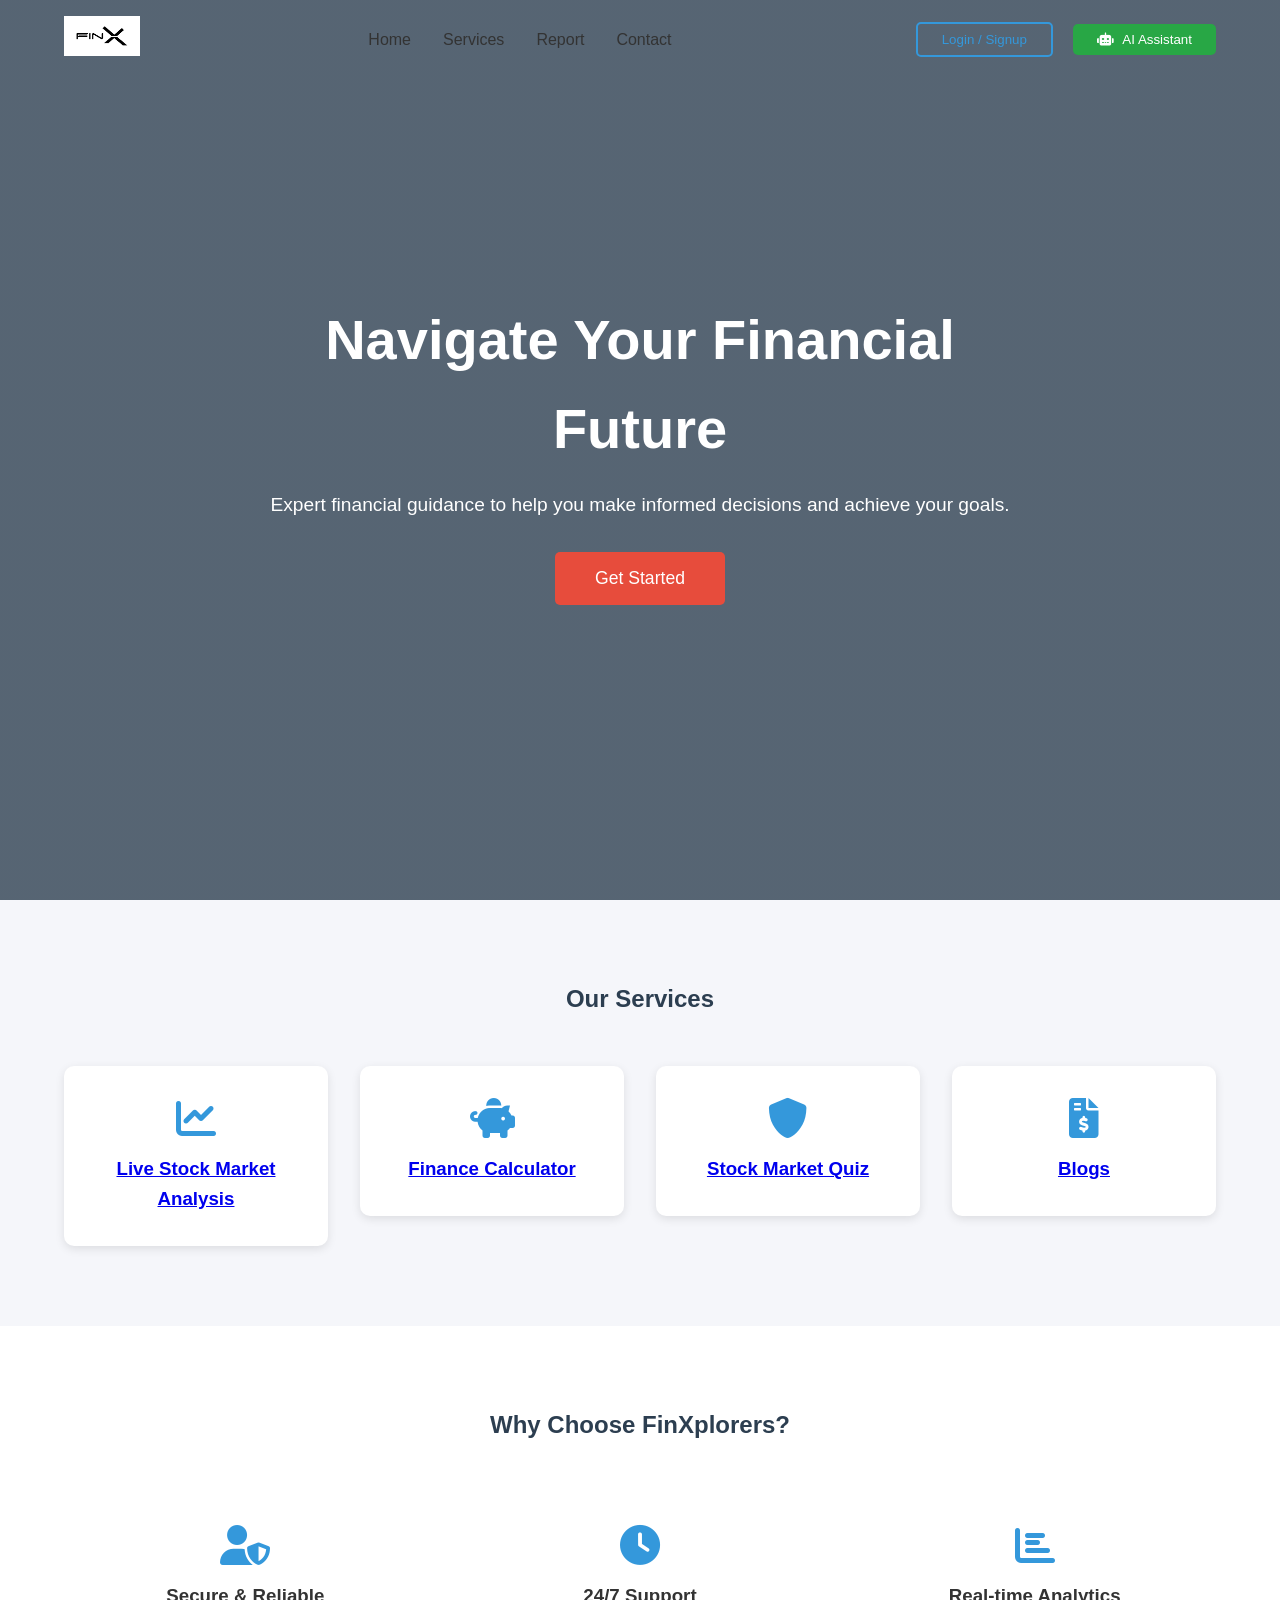
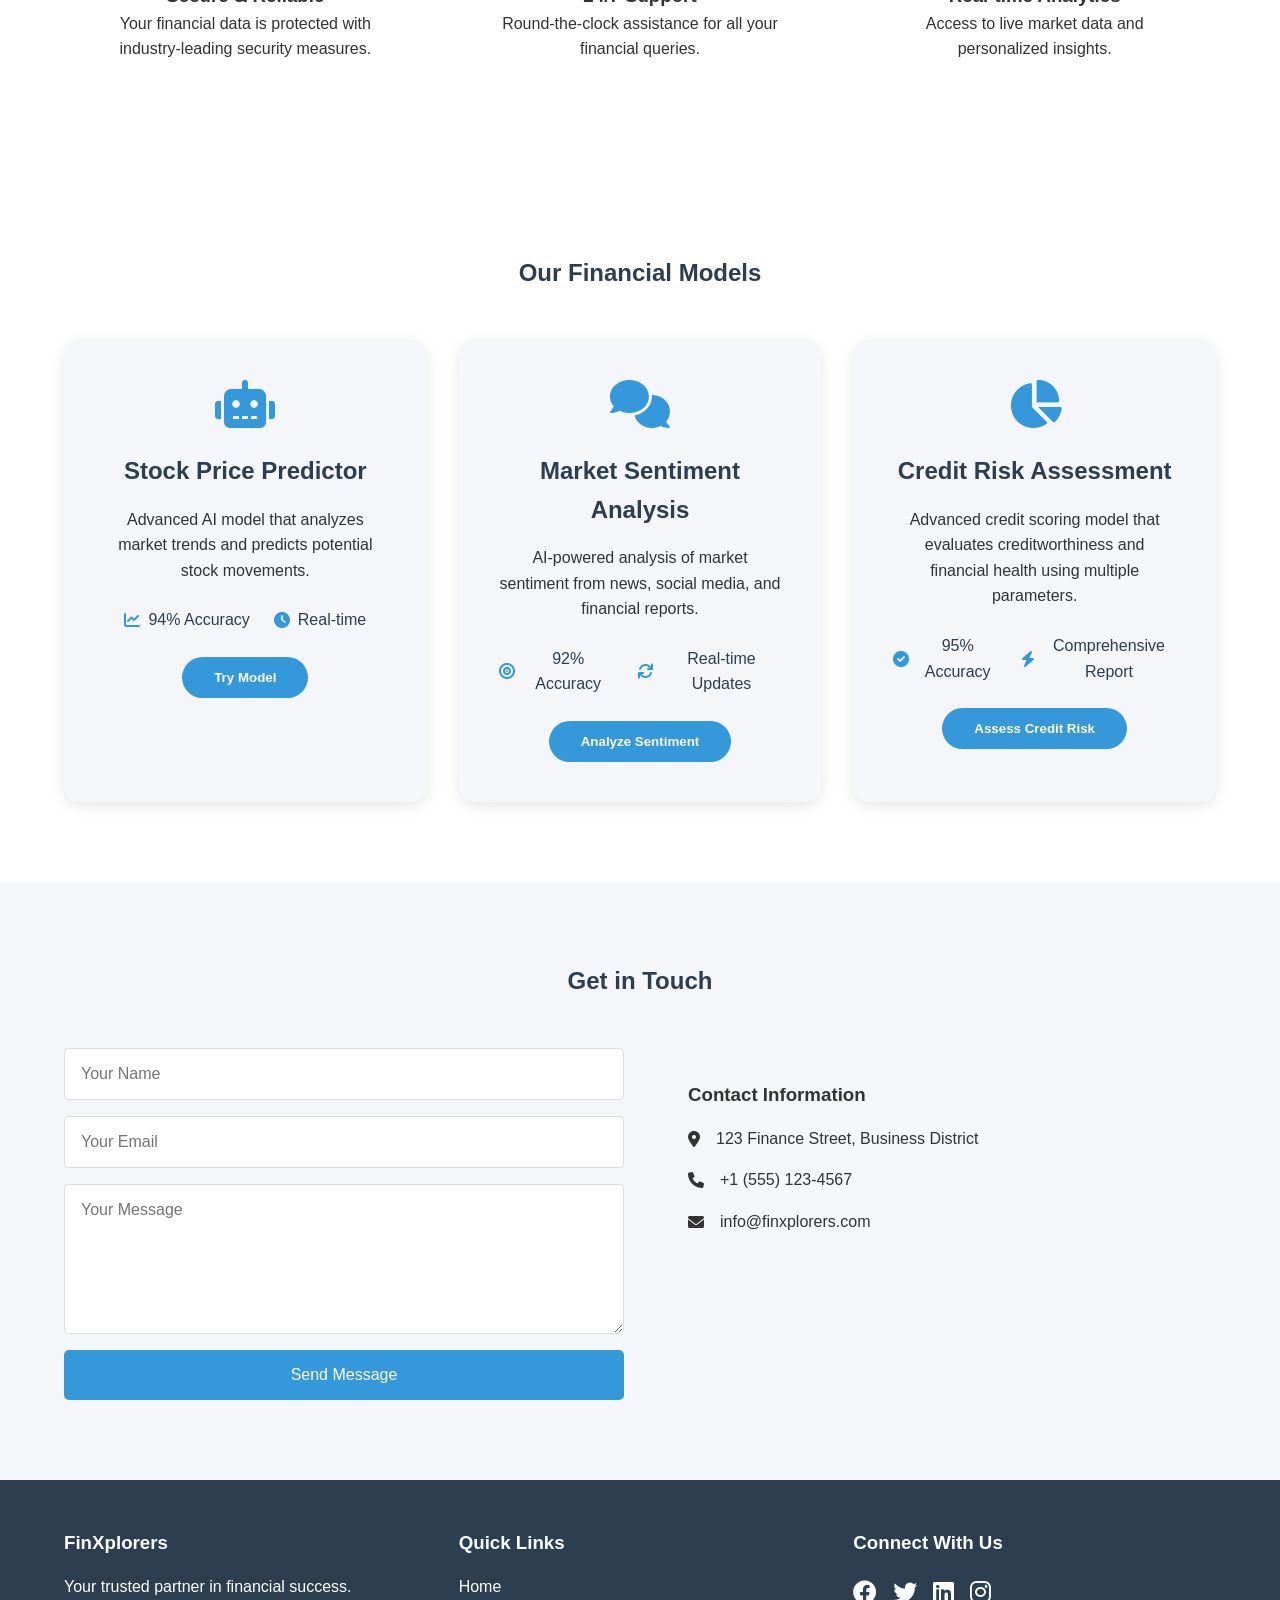
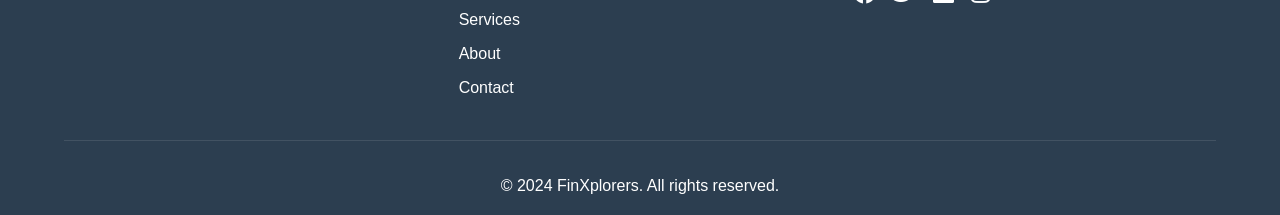
<file: FIN - Copy - Copy - Copy/index.html>
<!DOCTYPE html>
<html lang="en">
<head>
    <meta charset="UTF-8">
    <meta name="viewport" content="width=device-width, initial-scale=1.0">
    <title>FinXplorers - Your Financial Journey Starts Here</title>
    <link rel="stylesheet" href="styles.css">
    <link rel="stylesheet" href="https://cdnjs.cloudflare.com/ajax/libs/font-awesome/6.0.0/css/all.min.css">
</head>
<body>
    <header>
        <nav class="navbar">
            <div class="logo">
                <a href="#home">
                    <img src="FinvedaLogo.png" alt="FinXplorers Logo" class="logo-img">
                </a>
            </div>
            <ul class="nav-links">
                <li><a href="#home">Home</a></li>
                <li><a href="graph.html">Services</a></li>
                <li><a href="jyoti.html">Report</a></li>
                <li><a href="#contact">Contact</a></li>
            </ul>
            <div class="auth-buttons">
                <a href="./res login/index.html"><button class="login-btn">Login / Signup</button></a>
                <a href="chatbot.html"><button class="chat-btn"><i class="fas fa-robot"></i> AI Assistant</button></a>
            </div>
        </nav>
    </header>

    <main>
        <section id="hero" class="hero-section">
            <div class="hero-content">
                <h1>Navigate Your Financial Future</h1>
                <p>Expert financial guidance to help you make informed decisions and achieve your goals.</p>
                <a href="start.html"><button class="cta-button" >Get Started</button></a>
            </div>
        </section>

        <section id="services" class="services-section">
            <h2>Our Services</h2>
            <a href="graph.html">
            <div class="services-grid">
                <div class="service-card">
                    <i class="fas fa-chart-line"></i>
                    <h3>Live Stock Market Analysis</h3>
                    
                </div>
            </a>
            
                <a href="sip.html">
                <div class="service-card">
                    <i class="fas fa-piggy-bank"></i>
                    <h3>Finance Calculator</h3>
                     
                </div>
                </a>

                
                <a href="quiz.html">
                <div class="service-card">
                    <i class="fas fa-shield-alt"></i>
                    <h3>Stock Market Quiz</h3>
                </div>
            </a>
            <a href="blog.html">
                <div class="service-card">
                    <i class="fas fa-file-invoice-dollar"></i>
                    <h3>Blogs </h3>
                </div>
            </a>
            </div>
        </section>

        <section id="features" class="features-section">
            <h2>Why Choose FinXplorers?</h2>
            <div class="features-grid">
                <div class="feature">
                    <i class="fas fa-user-shield"></i>
                    <h3>Secure & Reliable</h3>
                    <p>Your financial data is protected with industry-leading security measures.</p>
                </div>
                <div class="feature">
                    <i class="fas fa-clock"></i>
                    <h3>24/7 Support</h3>
                    <p>Round-the-clock assistance for all your financial queries.</p>
                </div>
                <div class="feature">
                    <i class="fas fa-chart-bar"></i>
                    <h3>Real-time Analytics</h3>
                    <p>Access to live market data and personalized insights.</p>
                </div>
            </div>
        </section>

        <section id="models" class="models-section">
            <h2>Our Financial Models</h2>
            <div class="models-grid">
                <div class="model-card">
                    <i class="fas fa-robot"></i>
                    <h3>Stock Price Predictor</h3>
                    <p>Advanced AI model that analyzes market trends and predicts potential stock movements.</p>
                    <div class="model-stats">
                        <span><i class="fas fa-chart-line"></i> 94% Accuracy</span>
                        <span><i class="fas fa-clock"></i> Real-time</span>
                    </div>
                    <a href="stock-predictor.html"><button class="model-btn">Try Model</button></a>
                </div>
                <div class="model-card">
                    <i class="fas fa-comments"></i>
                    <h3>Market Sentiment Analysis</h3>
                    <p>AI-powered analysis of market sentiment from news, social media, and financial reports.</p>
                    <div class="model-stats">
                        <span><i class="fas fa-bullseye"></i> 92% Accuracy</span>
                        <span><i class="fas fa-sync"></i> Real-time Updates</span>
                    </div>
                    <a href="sentiment-analysis.html"><button class="model-btn">Analyze Sentiment</button></a>
                </div>
                <div class="model-card">
                    <i class="fas fa-chart-pie"></i>
                    <h3>Credit Risk Assessment</h3>
                    <p>Advanced credit scoring model that evaluates creditworthiness and financial health using multiple parameters.</p>
                    <div class="model-stats">
                        <span><i class="fas fa-check-circle"></i> 95% Accuracy</span>
                        <span><i class="fas fa-bolt"></i> Comprehensive Report</span>
                    </div>
                    <a href="credit-risk.html"><button class="model-btn">Assess Credit Risk</button></a>
                </div>
            </div>
        </section>

        <section id="contact" class="contact-section">
            <h2>Get in Touch</h2>
            <div class="contact-container">
                <form class="contact-form">
                    <input type="text" placeholder="Your Name" required>
                    <input type="email" placeholder="Your Email" required>
                    <textarea placeholder="Your Message" required></textarea>
                    <button type="submit" class="submit-btn">Send Message</button>
                </form>
                <div class="contact-info">
                    <h3>Contact Information</h3>
                    <p><i class="fas fa-map-marker-alt"></i> 123 Finance Street, Business District</p>
                    <p><i class="fas fa-phone"></i> +1 (555) 123-4567</p>
                    <p><i class="fas fa-envelope"></i> info@finxplorers.com</p>
                </div>
            </div>
        </section>
    </main>

    <footer>
        <div class="footer-content">
            <div class="footer-section">
                <h3>FinXplorers</h3>
                <p>Your trusted partner in financial success.</p>
            </div>
            <div class="footer-section">
                <h3>Quick Links</h3>
                <ul>
                    <li><a href="#home">Home</a></li>
                    <li><a href="#services">Services</a></li>
                    <li><a href="#about">About</a></li>
                    <li><a href="#contact">Contact</a></li>
                </ul>
            </div>
            <div class="footer-section">
                <h3>Connect With Us</h3>
                <div class="social-links">
                    <a href="#"><i class="fab fa-facebook"></i></a>
                    <a href="#"><i class="fab fa-twitter"></i></a>
                    <a href="#"><i class="fab fa-linkedin"></i></a>
                    <a href="#"><i class="fab fa-instagram"></i></a>
                </div>
            </div>
        </div>
        <div class="footer-bottom">
            <p>&copy; 2024 FinXplorers. All rights reserved.</p>
        </div>
    </footer>

    <script src="script.js"></script>
</body>
</html>
</file>
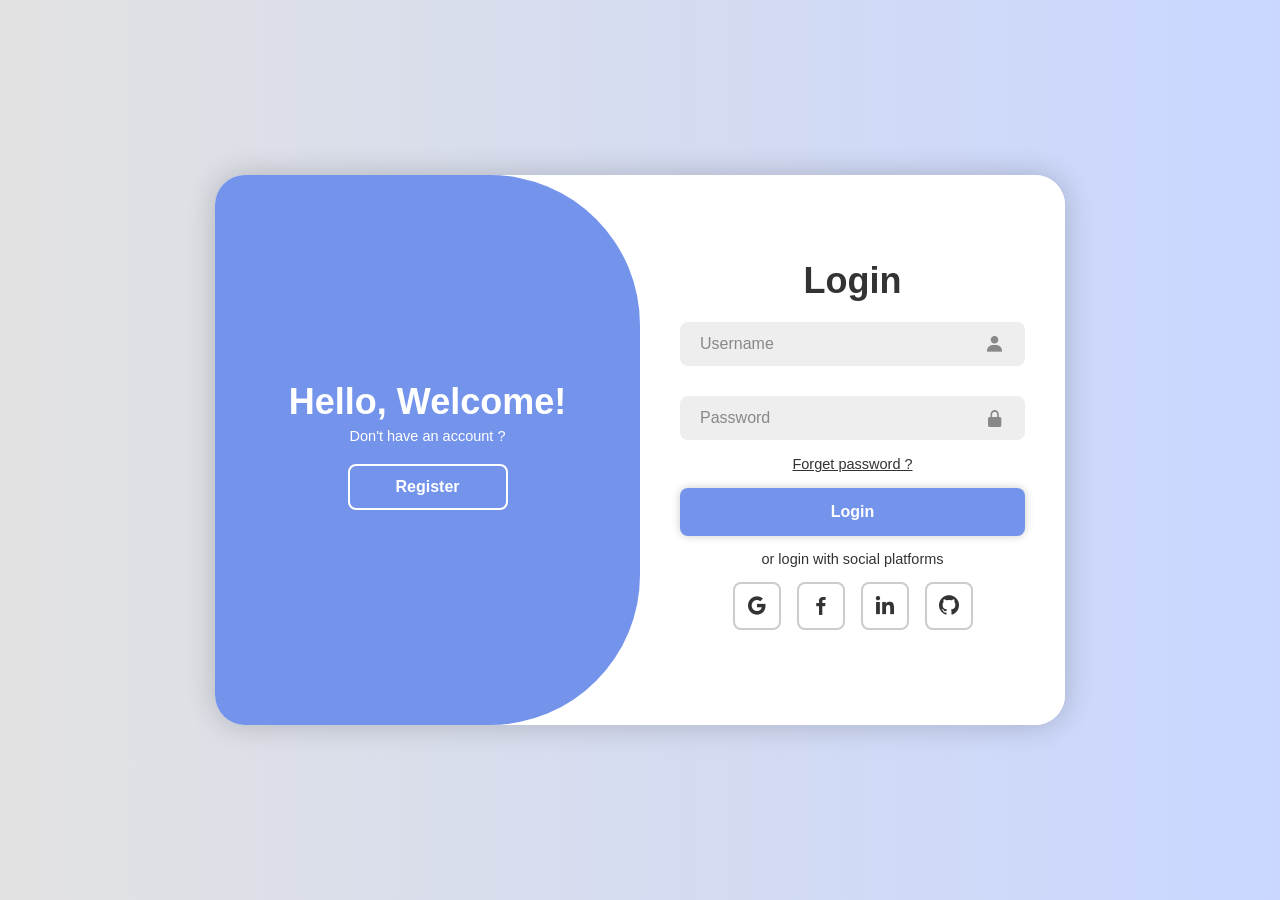
<file: FIN - Copy - Copy - Copy/res login/index.html>
<!DOCTYPE html>
<html lang="en">
<head>
    <meta charset="UTF-8">
    <meta name="viewport" content="width=device-width, initial-scale=1.0">
    <title>Document</title>
    <link href='https://unpkg.com/boxicons@2.1.4/css/boxicons.min.css' rel='stylesheet'>
    <link rel="stylesheet" href="style.css">
    
</head>
<body>

    <div class="container">
        <div class="form-box login">
            <form action="">
                <h1>Login</h1>
                <div class="input-box">
                    <input type="text" placeholder="Username" required>
                    <i class='bx bxs-user'></i>
                </div>
                <div class="input-box">
                    <input type="password" placeholder="Password" required>
                    <i class='bx bxs-lock-alt'></i>
                </div>
                <div class="forget-link">
                    <a href="#">Forget password ?</a>
                </div>
                <button type="button" class="btn">Login</button>
                <p>or login with social platforms</p>
                <div class="social-icons">
                    <a href="#"><i class='bx bxl-google'></i></a>
                    <a href="#"><i class='bx bxl-facebook' ></i></a>
                    <a href="#"><i class='bx bxl-linkedin' ></i></a>
                    <a href="#"><i class='bx bxl-github' ></i></a>
                </div>
            </form>
        </div>
        <div class="form-box register">
            <form action="">
                <h1>Registration</h1>
                <div class="input-box">
                    <input type="text" placeholder="Username" required>
                    <i class='bx bxs-user'></i>
                </div>
                <div class="input-box">
                    <input type="email" placeholder="Email" required>
                    <i class='bx bxs-envelope'></i>
                </div>
                <div class="input-box">
                    <input type="password" placeholder="Password" required>
                    <i class='bx bxs-lock-alt'></i>
                </div>
                
                <button type="button" class="btn">Registration</button>
                <p>or Register with social platforms</p>
                <div class="social-icons">
                    <a href="#"><i class='bx bxl-google'></i></a>
                    <a href="#"><i class='bx bxl-facebook' ></i></a>
                    <a href="#"><i class='bx bxl-linkedin' ></i></a>
                    <a href="#"><i class='bx bxl-github' ></i></a>
                </div>
            </form>
        </div>

        <div class="toggle-box">
            <div class="toggle-panel toggle-left">
                <h1>Hello, Welcome!</h1>
                <p>Don't have an account ?</p>
                <button class="btn register-btn">Register</button>
            </div>
            <div class="toggle-panel toggle-right">
                <h1>Welcome Back!</h1>
                <p>Already have an account ?</p>
                <button class="btn login-btn">Login</button>
            </div>
        </div>
    </div>

    <script src="script.js"></script>
</body>
</html>
</file>
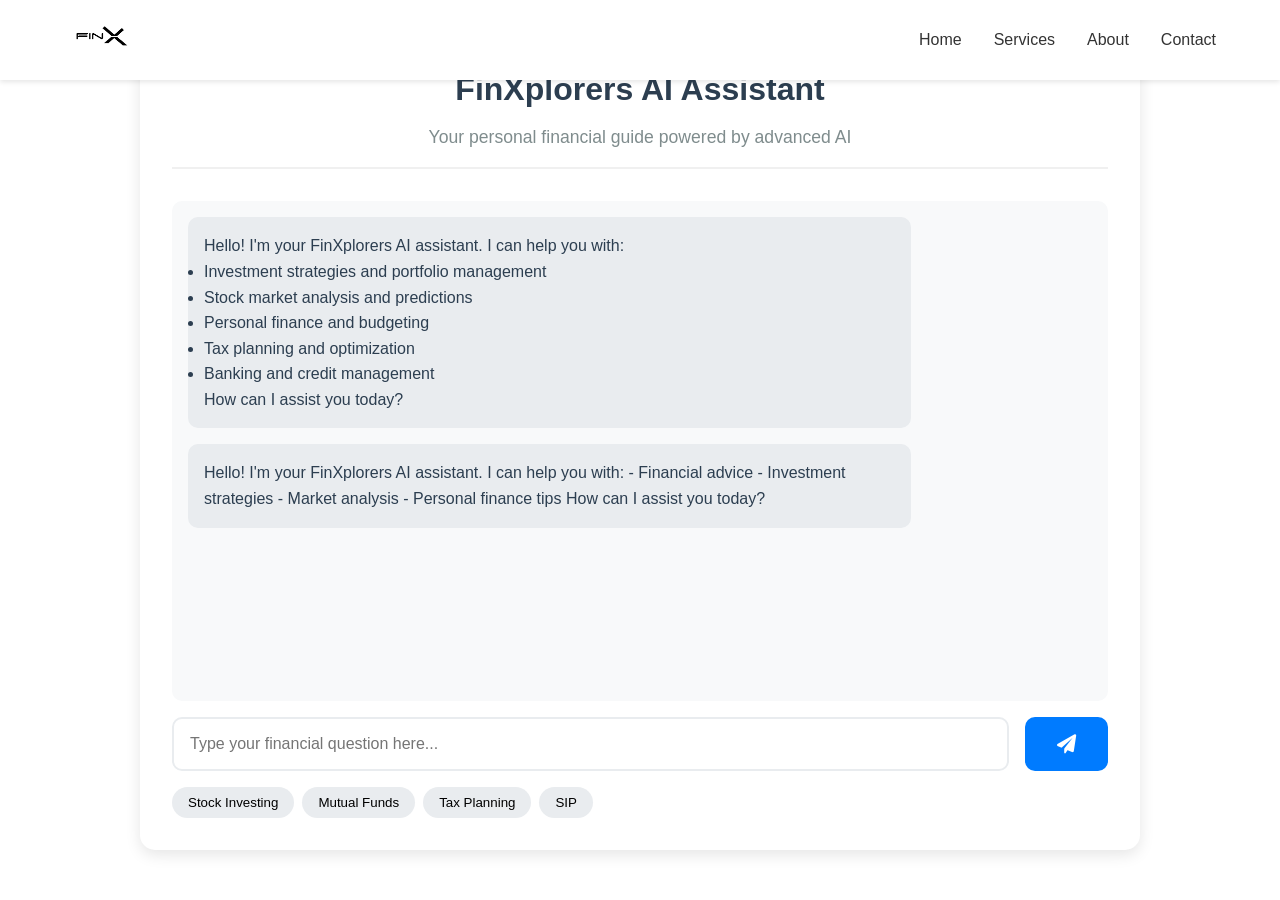
<file: FIN - Copy - Copy - Copy/chatbot.html>
<!DOCTYPE html>
<html lang="en">
<head>
    <meta charset="UTF-8">
    <meta name="viewport" content="width=device-width, initial-scale=1.0">
    <title>FinXplorers AI Assistant</title>
    <link rel="stylesheet" href="styles.css">
    <link rel="stylesheet" href="https://cdnjs.cloudflare.com/ajax/libs/font-awesome/6.0.0/css/all.min.css">
    <style>
        .chat-container {
            max-width: 1000px;
            margin: 2rem auto;
            padding: 2rem;
            background: #fff;
            border-radius: 15px;
            box-shadow: 0 5px 15px rgba(0,0,0,0.1);
        }

        .chat-header {
            text-align: center;
            margin-bottom: 2rem;
            padding-bottom: 1rem;
            border-bottom: 2px solid #f0f0f0;
        }

        .chat-header h1 {
            color: #2c3e50;
            font-size: 2rem;
            margin-bottom: 0.5rem;
        }

        .chat-header p {
            color: #7f8c8d;
            font-size: 1.1rem;
        }

        .chat-box {
            height: 500px;
            overflow-y: auto;
            padding: 1rem;
            background: #f8f9fa;
            border-radius: 10px;
            margin-bottom: 1rem;
        }

        .message {
            margin-bottom: 1rem;
            padding: 1rem;
            border-radius: 10px;
            max-width: 80%;
            animation: fadeIn 0.3s ease-in-out;
        }

        .user-message {
            background: #007bff;
            color: white;
            margin-left: auto;
        }

        .bot-message {
            background: #e9ecef;
            color: #2c3e50;
            margin-right: auto;
        }

        .typing-indicator {
            display: none;
            padding: 1rem;
            background: #e9ecef;
            border-radius: 10px;
            width: fit-content;
            margin-right: auto;
            margin-bottom: 1rem;
        }

        .typing-indicator span {
            display: inline-block;
            width: 8px;
            height: 8px;
            background: #6c757d;
            border-radius: 50%;
            margin: 0 2px;
            animation: typing 1s infinite;
        }

        .typing-indicator span:nth-child(2) { animation-delay: 0.2s; }
        .typing-indicator span:nth-child(3) { animation-delay: 0.4s; }

        .chat-input {
            display: flex;
            gap: 1rem;
        }

        #userInput {
            flex: 1;
            padding: 1rem;
            border: 2px solid #e9ecef;
            border-radius: 10px;
            font-size: 1rem;
            transition: border-color 0.3s ease;
        }

        #userInput:focus {
            outline: none;
            border-color: #007bff;
        }

        .send-btn {
            padding: 1rem 2rem;
            background: #007bff;
            color: white;
            border: none;
            border-radius: 10px;
            cursor: pointer;
            transition: background 0.3s ease;
        }

        .send-btn:hover {
            background: #0056b3;
        }

        .send-btn i {
            font-size: 1.2rem;
        }

        @keyframes fadeIn {
            from { opacity: 0; transform: translateY(10px); }
            to { opacity: 1; transform: translateY(0); }
        }

        @keyframes typing {
            0%, 100% { transform: translateY(0); }
            50% { transform: translateY(-5px); }
        }

        .suggestions {
            display: flex;
            flex-wrap: wrap;
            gap: 0.5rem;
            margin-top: 1rem;
        }

        .suggestion-btn {
            padding: 0.5rem 1rem;
            background: #e9ecef;
            border: none;
            border-radius: 20px;
            cursor: pointer;
            transition: background 0.3s ease;
        }

        .suggestion-btn:hover {
            background: #dee2e6;
        }

        .error-message {
            color: #dc3545;
            text-align: center;
            padding: 1rem;
            background: #f8d7da;
            border-radius: 10px;
            margin-bottom: 1rem;
            display: none;
        }
    </style>
</head>
<body>
    <header>
        <nav class="navbar">
            <div class="logo">
                <a href="index.html">
                    <img src="FinvedaLogo.png" alt="FinXplorers Logo" class="logo-img">
                </a>
            </div>
            <ul class="nav-links">
                <li><a href="index.html">Home</a></li>
                <li><a href="index.html#services">Services</a></li>
                <li><a href="index.html#about">About</a></li>
                <li><a href="index.html#contact">Contact</a></li>
            </ul>
        </nav>
    </header>

    <main>
        <div class="chat-container">
            <div class="chat-header">
                <h1>FinXplorers AI Assistant</h1>
                <p>Your personal financial guide powered by advanced AI</p>
            </div>

            <div class="error-message" id="errorMessage"></div>

            <div class="chat-box" id="chatBox">
                <div class="message bot-message">
                    Hello! I'm your FinXplorers AI assistant. I can help you with:
                    <ul>
                        <li>Investment strategies and portfolio management</li>
                        <li>Stock market analysis and predictions</li>
                        <li>Personal finance and budgeting</li>
                        <li>Tax planning and optimization</li>
                        <li>Banking and credit management</li>
                    </ul>
                    How can I assist you today?
                </div>
            </div>

            <div class="typing-indicator" id="typingIndicator">
                <span></span>
                <span></span>
                <span></span>
            </div>

            <div class="chat-input">
                <input type="text" id="userInput" placeholder="Type your financial question here..." autocomplete="off">
                <button class="send-btn" onclick="sendMessage()">
                    <i class="fas fa-paper-plane"></i>
                </button>
            </div>

            <div class="suggestions">
                <button class="suggestion-btn" onclick="useSuggestion('How do I start investing in stocks?')">Stock Investing</button>
                <button class="suggestion-btn" onclick="useSuggestion('What are the best mutual funds?')">Mutual Funds</button>
                <button class="suggestion-btn" onclick="useSuggestion('How to save tax?')">Tax Planning</button>
                <button class="suggestion-btn" onclick="useSuggestion('What is SIP?')">SIP</button>
            </div>
        </div>
    </main>

    <script>
        const chatBox = document.getElementById('chatBox');
        const userInput = document.getElementById('userInput');
        const typingIndicator = document.getElementById('typingIndicator');
        const errorMessage = document.getElementById('errorMessage');

        // Financial knowledge base
        const financialKnowledge = {
            'stock market': {
                keywords: ['stock', 'market', 'shares', 'trading', 'nse', 'bse'],
                response: 'Indian Stock Market Basics:\n\n1. Main Exchanges:\n   - NSE (National Stock Exchange)\n   - BSE (Bombay Stock Exchange)\n\n2. Key Indices:\n   - NIFTY 50\n   - SENSEX\n\n3. Trading Hours:\n   - 9:15 AM to 3:30 PM (IST)\n\n4. Important Websites:\n   - www.nseindia.com\n   - www.bseindia.com\n\n5. Basic Steps to Start:\n   - Open a Demat account\n   - Complete KYC\n   - Link bank account\n   - Start with small investments\n\nWould you like specific information about any of these aspects?'
            },
            'mutual funds': {
                keywords: ['mutual fund', 'funds', 'sip', 'systematic investment'],
                response: 'Mutual Funds Information:\n\n1. Types:\n   - Equity Funds\n   - Debt Funds\n   - Balanced Funds\n   - Index Funds\n\n2. Benefits:\n   - Professional management\n   - Diversification\n   - Liquidity\n   - Tax benefits\n\n3. How to invest:\n   - Through AMC website\n   - Through broker\n   - Through bank\n\n4. Important Websites:\n   - www.amfiindia.com\n   - www.mutualfundindia.com\n\nWould you like to know about specific mutual fund schemes?'
            },
            'tax': {
                keywords: ['tax', 'taxation', 'income tax', 'gst', 'tax saving'],
                response: 'Tax Information:\n\n1. Income Tax:\n   - Tax slabs\n   - Deductions\n   - Filing process\n\n2. Tax-saving investments:\n   - 80C investments\n   - Health insurance\n   - Home loan benefits\n\n3. Important dates:\n   - Filing deadlines\n   - Advance tax\n   - TDS\n\n4. Resources:\n   - www.incometaxindia.gov.in\n   - www.gst.gov.in\n\nWould you like specific tax-related information?'
            },
            'banking': {
                keywords: ['bank', 'banking', 'rbi', 'interest rates', 'loans'],
                response: 'Banking Information:\n\n1. RBI Guidelines:\n   - Interest rates\n   - Banking regulations\n   - Financial stability\n\n2. Important Websites:\n   - www.rbi.org.in\n   - www.bankbazaar.com\n\n3. Common Services:\n   - Savings accounts\n   - Fixed deposits\n   - Loans\n   - Credit cards\n\n4. Digital Banking:\n   - UPI\n   - Net banking\n   - Mobile banking\n\nWould you like specific banking information?'
            },
            'investment': {
                keywords: ['invest', 'investment', 'portfolio', 'stocks', 'bonds'],
                response: 'Investment Guidelines:\n\n1. Start with research\n2. Diversify your portfolio\n3. Consider your risk appetite\n4. Regular monitoring\n5. Long-term perspective\n\nInvestment options:\n- Stocks\n- Mutual Funds\n- Fixed Deposits\n- Bonds\n- Real Estate\n\nImportant Resources:\n- SEBI: www.sebi.gov.in\n- NSE: www.nseindia.com\n- BSE: www.bseindia.com\n\nWould you like detailed information about any investment option?'
            }
        };

        // Predefined responses for common queries
        const predefinedResponses = {
            'hello': 'Hello! How can I help you with your financial queries today?',
            'hi': 'Hi there! I\'m your financial assistant. What would you like to know?',
            'help': 'I can help you with:\n- Investment advice\n- Market analysis\n- Personal finance tips\n- Credit management\n- Stock market basics\n\nWhat specific topic would you like to learn about?',
            'bye': 'Goodbye! Feel free to return if you have more questions.',
            'thanks': 'You\'re welcome! Let me know if you need anything else.',
            'thank you': 'You\'re welcome! Let me know if you need anything else.'
        };

        userInput.addEventListener('keypress', function(e) {
            if (e.key === 'Enter') {
                sendMessage();
            }
        });

        function useSuggestion(text) {
            userInput.value = text;
            sendMessage();
        }

        function sendMessage() {
            const message = userInput.value.trim().toLowerCase();
            if (!message) return;

            // Add user message to chat
            addMessage(message, 'user');
            userInput.value = '';

            // Show typing indicator
            typingIndicator.style.display = 'block';
            errorMessage.style.display = 'none';

            // Check for predefined responses first
            if (predefinedResponses[message]) {
                typingIndicator.style.display = 'none';
                addMessage(predefinedResponses[message], 'bot');
                return;
            }

            // Search for relevant financial information
            let response = null;
            for (const [key, data] of Object.entries(financialKnowledge)) {
                if (data.keywords.some(keyword => message.includes(keyword))) {
                    response = data.response;
                    break;
                }
            }

            // Hide typing indicator
            typingIndicator.style.display = 'none';

            if (response) {
                addMessage(response, 'bot');
            } else {
                addMessage('I understand you\'re asking about finance. Here are some general tips:\n\n1. Always do thorough research before investing\n2. Diversify your portfolio\n3. Start with small investments\n4. Keep track of your expenses\n5. Build an emergency fund\n\nWould you like to know more about any specific financial topic?', 'bot');
            }
        }

        function addMessage(text, sender) {
            const messageDiv = document.createElement('div');
            messageDiv.className = `message ${sender}-message`;
            messageDiv.textContent = text;
            chatBox.appendChild(messageDiv);
            chatBox.scrollTop = chatBox.scrollHeight;
        }

        // Add initial greeting
        window.addEventListener('load', function() {
            addMessage('Hello! I\'m your FinXplorers AI assistant. I can help you with:\n- Financial advice\n- Investment strategies\n- Market analysis\n- Personal finance tips\n\nHow can I assist you today?', 'bot');
        });
    </script>
</body>
</html>
</file>
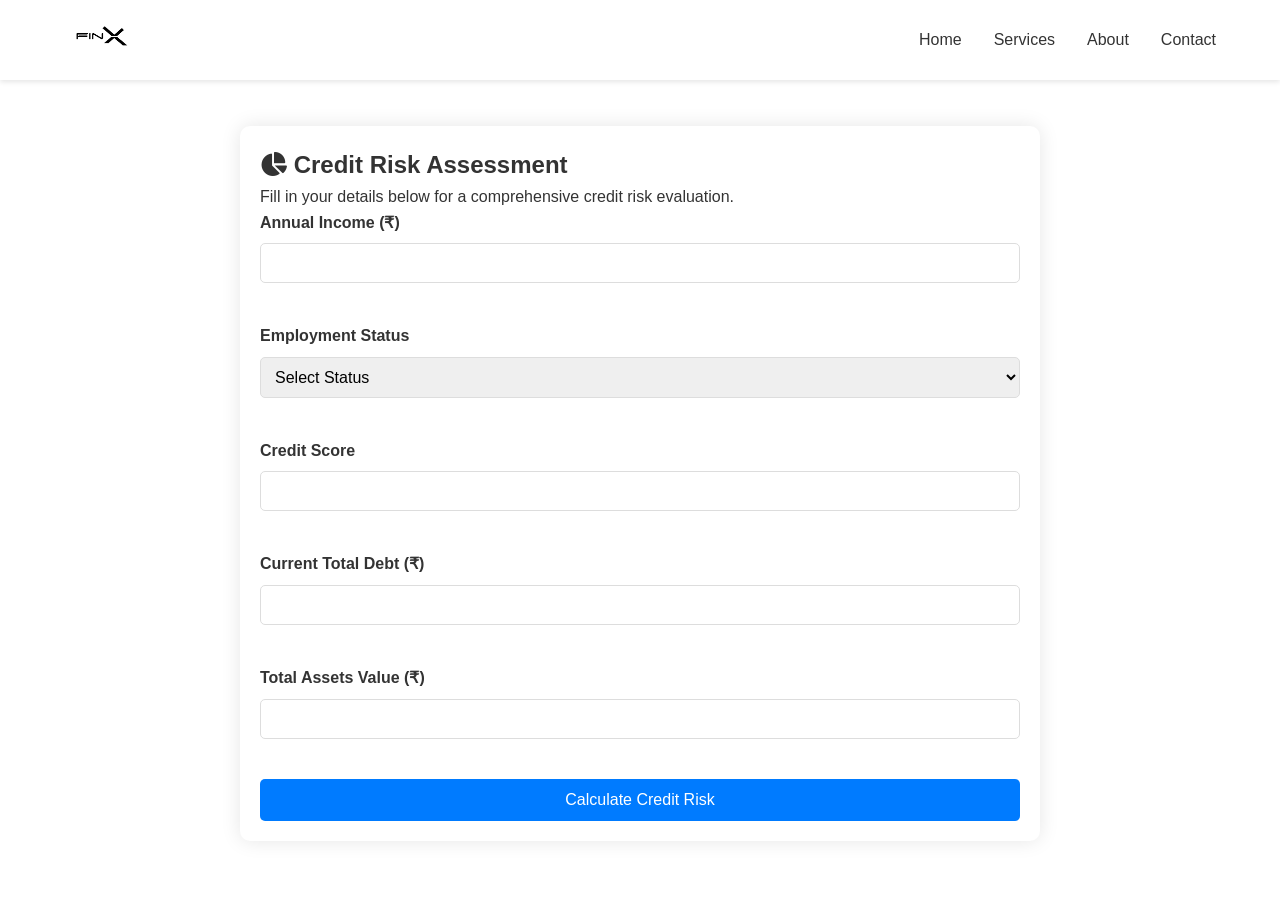
<file: FIN - Copy - Copy - Copy/credit-risk.html>
<!DOCTYPE html>
<html lang="en">
<head>
    <meta charset="UTF-8">
    <meta name="viewport" content="width=device-width, initial-scale=1.0">
    <title>Credit Risk Assessment - FinXplorers</title>
    <link rel="stylesheet" href="styles.css">
    <link rel="stylesheet" href="https://cdnjs.cloudflare.com/ajax/libs/font-awesome/6.0.0/css/all.min.css">
    <style>
        .credit-assessment-container {
            max-width: 800px;
            margin: 40px auto;
            padding: 20px;
            background: #fff;
            border-radius: 10px;
            box-shadow: 0 0 20px rgba(0,0,0,0.1);
        }

        .credit-form {
            display: grid;
            gap: 20px;
        }

        .form-group {
            margin-bottom: 20px;
        }

        .form-group label {
            display: block;
            margin-bottom: 8px;
            font-weight: bold;
            color: #333;
        }

        .form-group input, .form-group select {
            width: 100%;
            padding: 10px;
            border: 1px solid #ddd;
            border-radius: 5px;
            font-size: 16px;
        }

        .assessment-btn {
            background: #007bff;
            color: white;
            padding: 12px 24px;
            border: none;
            border-radius: 5px;
            cursor: pointer;
            font-size: 16px;
            transition: background 0.3s;
        }

        .assessment-btn:hover {
            background: #0056b3;
        }

        .result-section {
            margin-top: 30px;
            padding: 20px;
            border-radius: 5px;
            display: none;
        }

        .back-btn {
            display: inline-block;
            padding: 10px 20px;
            margin: 20px;
            background: #333;
            color: white;
            text-decoration: none;
            border-radius: 5px;
        }
    </style>
</head>
<body>
    <header>
        <nav class="navbar">
            <div class="logo">
                <a href="index.html">
                    <img src="FinvedaLogo.png" alt="FinXplorers Logo" class="logo-img">
                </a>
            </div>
            <ul class="nav-links">
                <li><a href="index.html">Home</a></li>
                <li><a href="index.html#services">Services</a></li>
                <li><a href="index.html#about">About</a></li>
                <li><a href="index.html#contact">Contact</a></li>
            </ul>
        </nav>
    </header>

    <main>
        <a href="index.html" class="back-btn"><i class="fas fa-arrow-left"></i> Back to Home</a>
        
        <div class="credit-assessment-container">
            <h2><i class="fas fa-chart-pie"></i> Credit Risk Assessment</h2>
            <p>Fill in your details below for a comprehensive credit risk evaluation.</p>

            <form id="creditAssessmentForm" class="credit-form">
                <div class="form-group">
                    <label for="income">Annual Income (₹)</label>
                    <input type="number" id="income" required min="0">
                </div>

                <div class="form-group">
                    <label for="employment">Employment Status</label>
                    <select id="employment" required>
                        <option value="">Select Status</option>
                        <option value="employed">Employed</option>
                        <option value="self-employed">Self-Employed</option>
                        <option value="business">Business Owner</option>
                        <option value="retired">Retired</option>
                    </select>
                </div>

                <div class="form-group">
                    <label for="credit-score">Credit Score</label>
                    <input type="number" id="credit-score" required min="300" max="900">
                </div>

                <div class="form-group">
                    <label for="debt">Current Total Debt (₹)</label>
                    <input type="number" id="debt" required min="0">
                </div>

                <div class="form-group">
                    <label for="assets">Total Assets Value (₹)</label>
                    <input type="number" id="assets" required min="0">
                </div>

                <button type="submit" class="assessment-btn">Calculate Credit Risk</button>
            </form>

            <div id="resultSection" class="result-section">
                <h3>Credit Risk Assessment Result</h3>
                <div id="assessmentResult"></div>
            </div>
        </div>
    </main>

    <script>
        document.getElementById('creditAssessmentForm').addEventListener('submit', function(e) {
            e.preventDefault();
            
            // Get form values
            const income = parseFloat(document.getElementById('income').value);
            const creditScore = parseInt(document.getElementById('credit-score').value);
            const debt = parseFloat(document.getElementById('debt').value);
            const assets = parseFloat(document.getElementById('assets').value);
            
            // Calculate debt-to-income ratio
            const dti = (debt / income) * 100;
            
            // Calculate risk score (simple algorithm)
            let riskScore = 0;
            
            // Credit score factor (40% weight)
            riskScore += (creditScore / 900) * 40;
            
            // DTI factor (30% weight)
            const dtiScore = Math.max(0, 30 - (dti * 0.6));
            riskScore += dtiScore;
            
            // Assets to debt ratio factor (30% weight)
            const adr = assets / Math.max(1, debt);
            riskScore += Math.min(30, adr * 10);
            
            // Get risk category
            let riskCategory;
            if (riskScore >= 80) {
                riskCategory = 'Low Risk';
                color = '#28a745';
            } else if (riskScore >= 60) {
                riskCategory = 'Moderate Risk';
                color = '#ffc107';
            } else {
                riskCategory = 'High Risk';
                color = '#dc3545';
            }
            
            // Display results
            const resultSection = document.getElementById('resultSection');
            const assessmentResult = document.getElementById('assessmentResult');
            
            resultSection.style.display = 'block';
            resultSection.style.backgroundColor = `${color}22`;
            
            assessmentResult.innerHTML = `
                <p style="color: ${color}; font-size: 24px; font-weight: bold;">
                    ${riskCategory}
                </p>
                <p>Risk Score: ${riskScore.toFixed(2)}/100</p>
                <p>Debt-to-Income Ratio: ${dti.toFixed(2)}%</p>
                <p>Assets-to-Debt Ratio: ${adr.toFixed(2)}</p>
                <div style="margin-top: 20px;">
                    <h4>Recommendations:</h4>
                    <ul>
                        ${riskScore < 80 ? '<li>Consider reducing your debt-to-income ratio</li>' : ''}
                        ${creditScore < 750 ? '<li>Work on improving your credit score</li>' : ''}
                        ${adr < 2 ? '<li>Focus on building your asset base</li>' : ''}
                    </ul>
                </div>
            `;
        });
    </script>
</body>
</html>
</file>
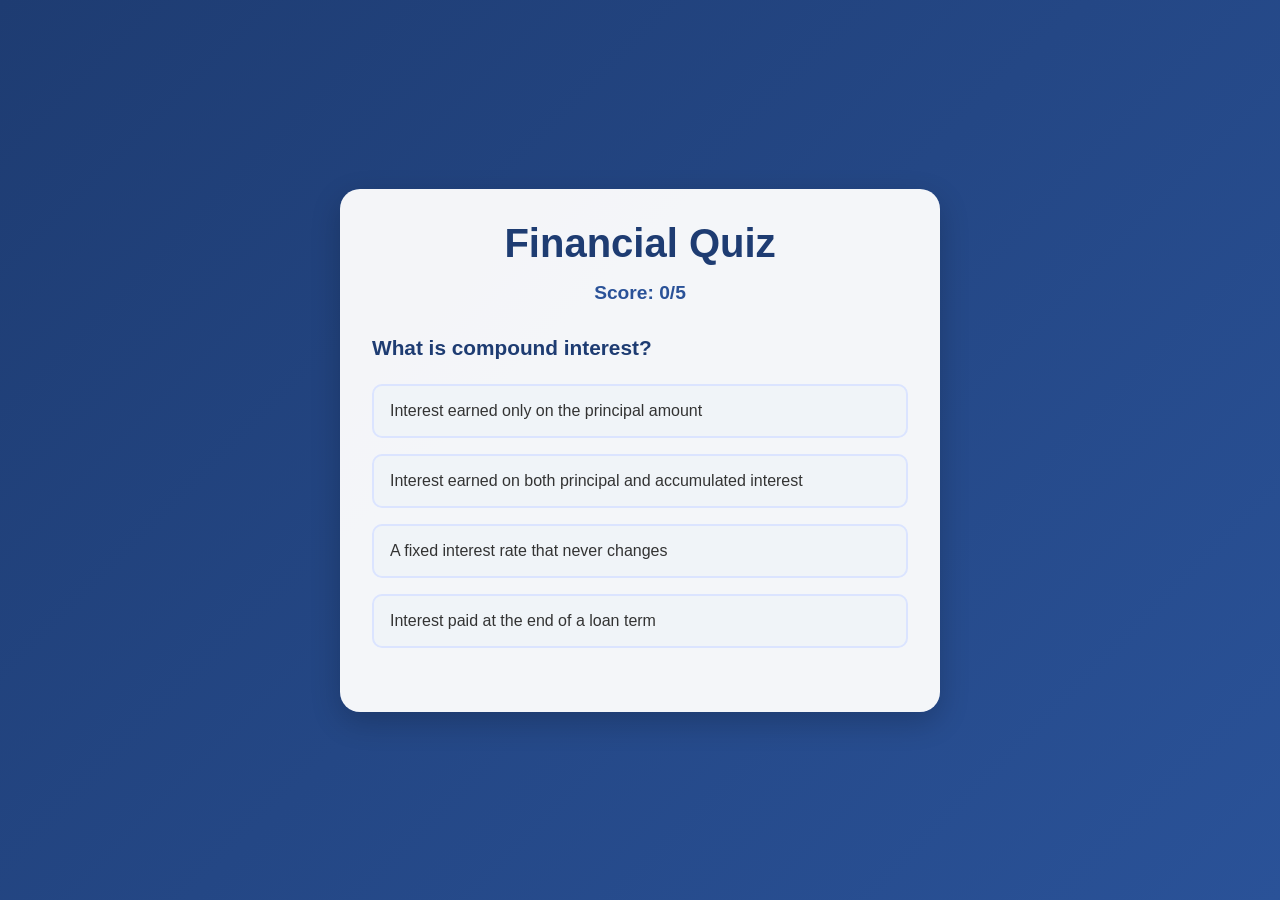
<file: FIN - Copy - Copy - Copy/quiz.html>
<!DOCTYPE html>
<html lang="en">
<head>
    <meta charset="UTF-8">
    <meta name="viewport" content="width=device-width, initial-scale=1.0">
    <title>Financial Quiz</title>
    <style>
        * {
            margin: 0;
            padding: 0;
            box-sizing: border-box;
            font-family: 'Segoe UI', Tahoma, Geneva, Verdana, sans-serif;
        }

        body {
            background: linear-gradient(135deg, #1e3c72, #2a5298);
            min-height: 100vh;
            display: flex;
            justify-content: center;
            align-items: center;
            color: #333;
        }

        .quiz-container {
            background: rgba(255, 255, 255, 0.95);
            border-radius: 20px;
            padding: 2rem;
            box-shadow: 0 10px 30px rgba(0, 0, 0, 0.2);
            width: 90%;
            max-width: 600px;
            position: relative;
            overflow: hidden;
        }

        .quiz-header {
            text-align: center;
            margin-bottom: 2rem;
        }

        .quiz-header h1 {
            color: #1e3c72;
            font-size: 2.5rem;
            margin-bottom: 1rem;
        }

        .quiz-header .score-container {
            font-size: 1.2rem;
            color: #2a5298;
            font-weight: bold;
        }

        .question-container {
            margin-bottom: 2rem;
        }

        .question {
            font-size: 1.3rem;
            font-weight: 600;
            margin-bottom: 1.5rem;
            color: #1e3c72;
        }

        .options {
            display: grid;
            gap: 1rem;
        }

        .option {
            padding: 1rem;
            background: #f0f4f8;
            border: 2px solid #dbe4ff;
            border-radius: 10px;
            cursor: pointer;
            transition: all 0.3s ease;
        }

        .option:hover {
            background: #dbe4ff;
            transform: translateY(-2px);
        }

        .option.correct {
            background: #4CAF50;
            color: white;
        }

        .option.wrong {
            background: #f44336;
            color: white;
        }

        .next-btn {
            display: none;
            width: 100%;
            padding: 1rem;
            background: #1e3c72;
            color: white;
            border: none;
            border-radius: 10px;
            font-size: 1.1rem;
            cursor: pointer;
            transition: background 0.3s ease;
            margin-top: 1rem;
        }

        .next-btn:hover {
            background: #2a5298;
        }

        .result-container {
            display: none;
            text-align: center;
        }

        .result-container h2 {
            color: #1e3c72;
            margin-bottom: 1rem;
        }

        .restart-btn {
            padding: 1rem 2rem;
            background: #1e3c72;
            color: white;
            border: none;
            border-radius: 10px;
            font-size: 1.1rem;
            cursor: pointer;
            transition: background 0.3s ease;
        }

        .restart-btn:hover {
            background: #2a5298;
        }

        @keyframes fadeIn {
            from { opacity: 0; transform: translateY(20px); }
            to { opacity: 1; transform: translateY(0); }
        }

        .fade-in {
            animation: fadeIn 0.5s ease forwards;
        }
    </style>
</head>
<body>
    <div class="quiz-container">
        <div class="quiz-header">
            <h1>Financial Quiz</h1>
            <div class="score-container">Score: <span id="score">0</span>/5</div>
        </div>
        <div class="question-container">
            <div class="question" id="question"></div>
            <div class="options" id="options"></div>
            <button class="next-btn" id="next-btn">Next Question</button>
        </div>
        <div class="result-container" id="result-container">
            <h2>Quiz Completed!</h2>
            <p class="final-score">Your final score: <span id="final-score">0</span>/5</p>
            <button class="restart-btn" onclick="restartQuiz()">Restart Quiz</button>
        </div>
    </div>

    <script>
        const questions = [
            {
                question: "What is compound interest?",
                options: [
                    "Interest earned only on the principal amount",
                    "Interest earned on both principal and accumulated interest",
                    "A fixed interest rate that never changes",
                    "Interest paid at the end of a loan term"
                ],
                correct: 1
            },
            {
                question: "Which investment typically carries the highest risk?",
                options: [
                    "Government bonds",
                    "Certificates of Deposit (CDs)",
                    "Individual stocks",
                    "Savings accounts"
                ],
                correct: 2
            },
            {
                question: "What is diversification in investment?",
                options: [
                    "Investing all money in one promising stock",
                    "Spreading investments across different assets",
                    "Keeping all money in a savings account",
                    "Investing only in real estate"
                ],
                correct: 1
            },
            {
                question: "What is a bull market?",
                options: [
                    "A market where prices are falling",
                    "A market where prices are rising",
                    "A market with no price changes",
                    "A market closed for trading"
                ],
                correct: 1
            },
            {
                question: "What is the primary purpose of a 401(k)?",
                options: [
                    "Short-term savings",
                    "Retirement savings",
                    "Emergency fund",
                    "College savings"
                ],
                correct: 1
            }
        ];

        let currentQuestion = 0;
        let score = 0;
        let answered = false;

        function displayQuestion() {
            const questionElement = document.getElementById('question');
            const optionsElement = document.getElementById('options');
            const currentQ = questions[currentQuestion];

            questionElement.textContent = currentQ.question;
            optionsElement.innerHTML = '';

            currentQ.options.forEach((option, index) => {
                const button = document.createElement('div');
                button.className = 'option fade-in';
                button.textContent = option;
                button.onclick = () => checkAnswer(index);
                optionsElement.appendChild(button);
            });

            document.getElementById('next-btn').style.display = 'none';
            answered = false;
        }

        function checkAnswer(selectedOption) {
            if (answered) return;
            
            answered = true;
            const options = document.querySelectorAll('.option');
            const correctOption = questions[currentQuestion].correct;

            options.forEach((option, index) => {
                if (index === correctOption) {
                    option.classList.add('correct');
                }
                if (index === selectedOption && selectedOption !== correctOption) {
                    option.classList.add('wrong');
                }
            });

            if (selectedOption === correctOption) {
                score++;
                document.getElementById('score').textContent = score;
            }

            document.getElementById('next-btn').style.display = 'block';
        }

        document.getElementById('next-btn').addEventListener('click', () => {
            currentQuestion++;
            if (currentQuestion < questions.length) {
                displayQuestion();
            } else {
                showResults();
            }
        });

        function showResults() {
            document.querySelector('.question-container').style.display = 'none';
            const resultContainer = document.getElementById('result-container');
            resultContainer.style.display = 'block';
            document.getElementById('final-score').textContent = score;
        }

        function restartQuiz() {
            currentQuestion = 0;
            score = 0;
            document.getElementById('score').textContent = '0';
            document.querySelector('.question-container').style.display = 'block';
            document.getElementById('result-container').style.display = 'none';
            displayQuestion();
        }

        // Start the quiz
        displayQuestion();
    </script>
</body>
</html>
</file>
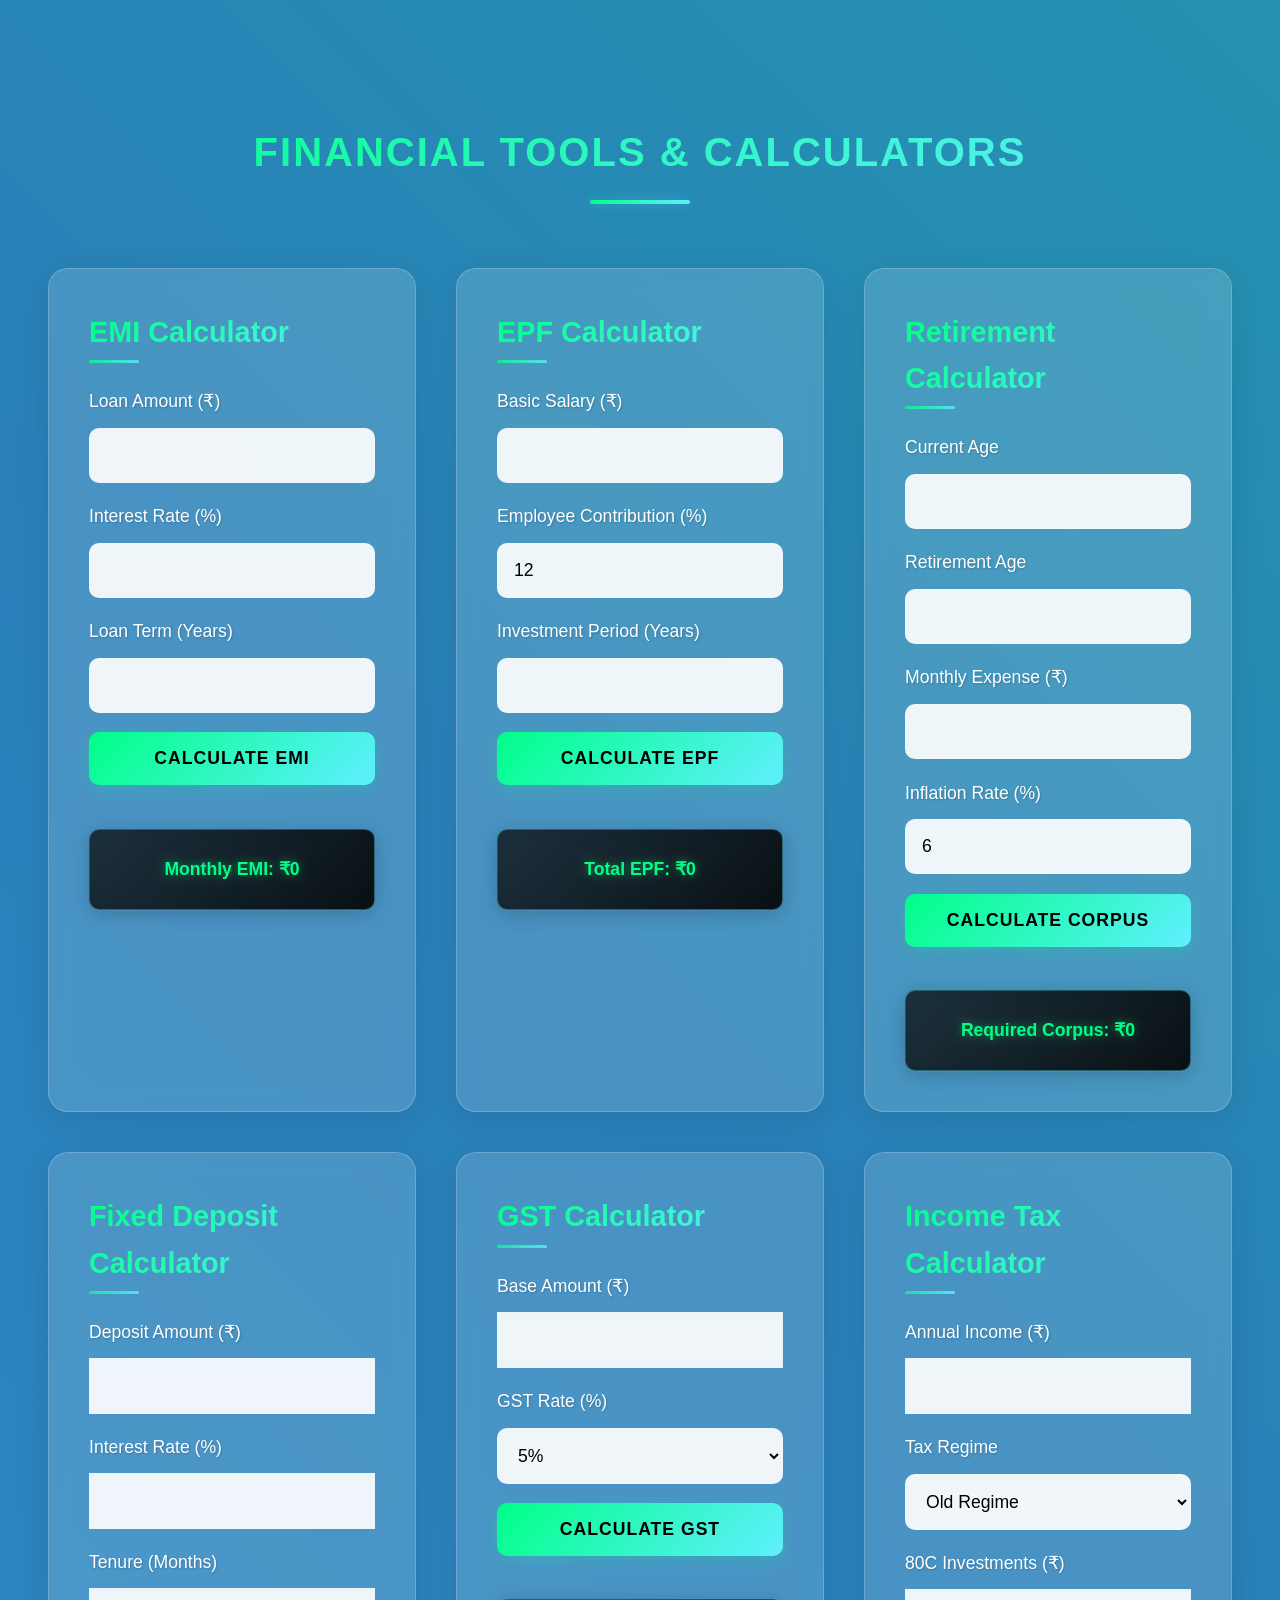
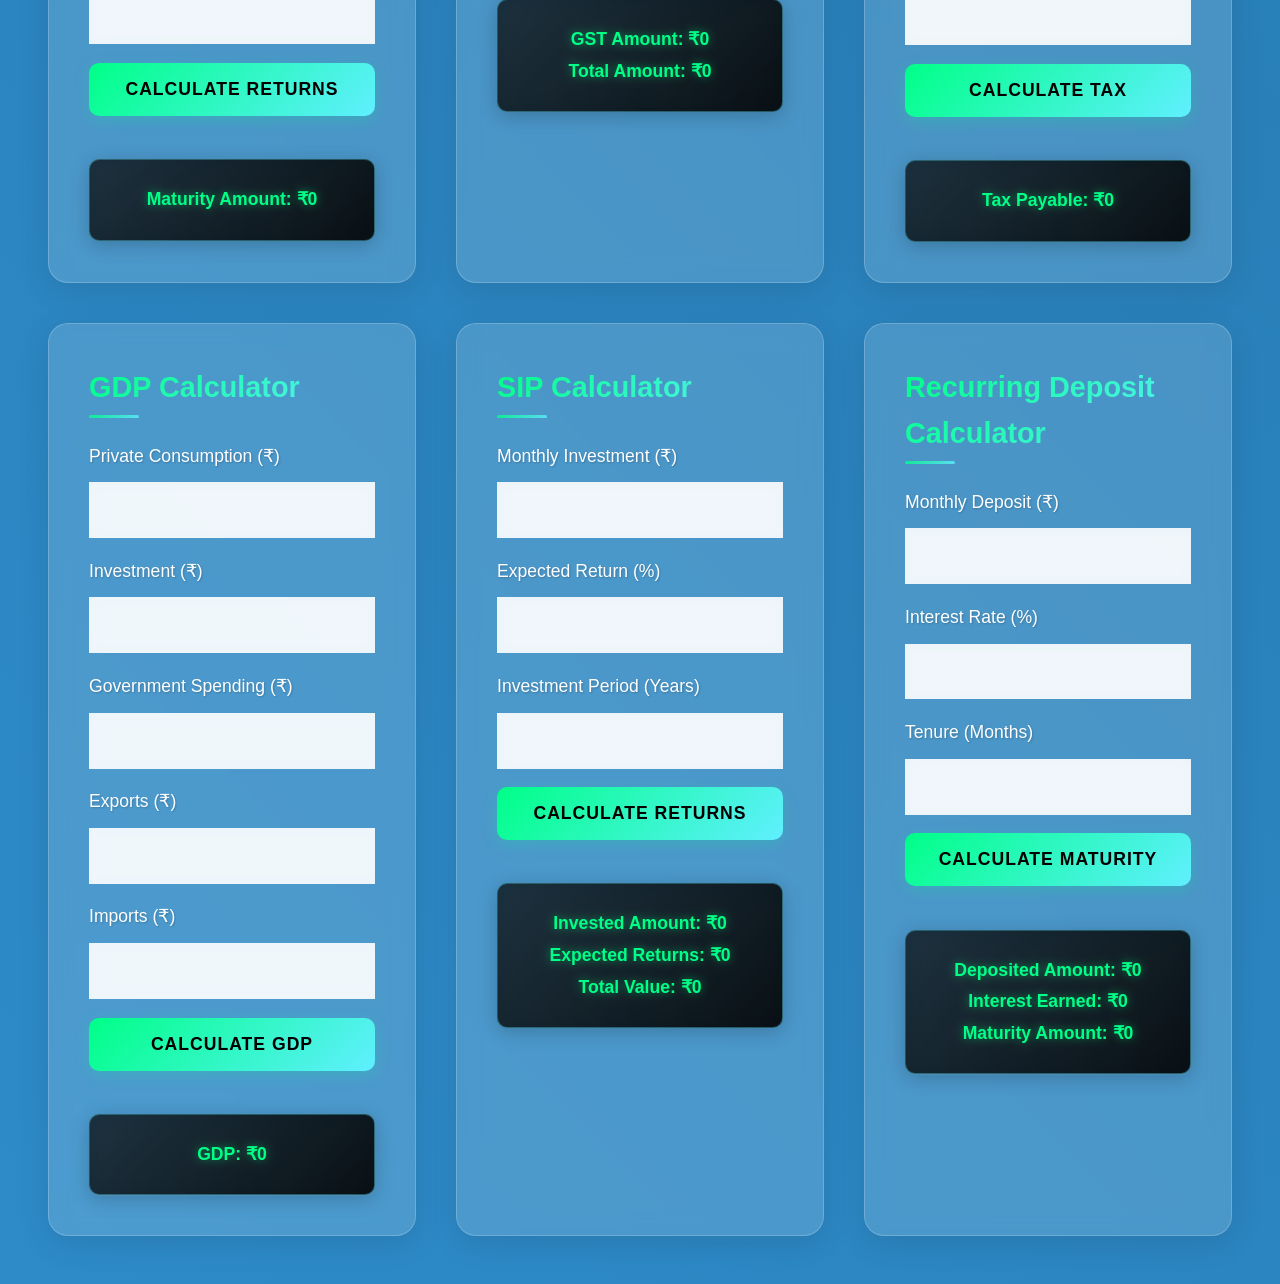
<file: FIN - Copy - Copy - Copy/sip.html>
<!DOCTYPE html>
<html lang="en">
<head>
    <meta charset="UTF-8">
    <meta name="viewport" content="width=device-width, initial-scale=1.0">
    <title>Financial Tools - FinXplorers</title>
    <link rel="stylesheet" href="styles.css">
    <style>
        body {
            background: linear-gradient(45deg, #2c3e50, #3498db, #2980b9, #1abc9c);
            background-size: 400% 400%;
            animation: gradient 15s ease infinite;
            min-height: 100vh;
        }

        @keyframes gradient {
            0% { background-position: 0% 50%; }
            50% { background-position: 100% 50%; }
            100% { background-position: 0% 50%; }
        }

        .calculator-section {
            padding: 120px 2rem 2rem;
            max-width: 1400px;
            margin: 0 auto;
            position: relative;
            z-index: 1;
        }

        .calculator-section h2 {
            background: linear-gradient(135deg, #00ff87, #60efff);
            -webkit-background-clip: text;
            background-clip: text;
            color: transparent;
            text-align: center;
            font-size: 2.5rem;
            margin-bottom: 3rem;
            text-transform: uppercase;
            letter-spacing: 2px;
            position: relative;
            text-shadow: none;
        }

        .calculator-section h2:after {
            content: '';
            display: block;
            width: 100px;
            height: 4px;
            background: linear-gradient(135deg, #00ff87, #60efff);
            margin: 1rem auto;
            border-radius: 2px;
            box-shadow: 0 0 10px rgba(96, 239, 255, 0.3);
        }

        .calculator-grid {
            display: grid;
            grid-template-columns: repeat(auto-fit, minmax(350px, 1fr));
            gap: 2.5rem;
            margin-top: 2rem;
            padding: 1rem;
        }

        .calculator-card {
            background: rgba(255, 255, 255, 0.15);
            backdrop-filter: blur(10px);
            -webkit-backdrop-filter: blur(10px);
            padding: 2.5rem;
            border-radius: 20px;
            border: 1px solid rgba(255, 255, 255, 0.2);
            box-shadow: 0 8px 32px rgba(0, 0, 0, 0.1);
            transition: all 0.4s ease;
        }

        .calculator-card:hover {
            transform: translateY(-10px);
            box-shadow: 0 15px 45px rgba(0, 0, 0, 0.2);
            border: 1px solid rgba(255, 255, 255, 0.3);
        }

        .calculator-card h3 {
            background: linear-gradient(135deg, #00ff87, #60efff);
            -webkit-background-clip: text;
            background-clip: text;
            color: transparent;
            margin-bottom: 1.5rem;
            font-size: 1.8rem;
            font-weight: 600;
            position: relative;
            padding-bottom: 0.5rem;
            text-shadow: none;
        }

        .calculator-card h3:after {
            content: '';
            position: absolute;
            bottom: 0;
            left: 0;
            width: 50px;
            height: 3px;
            background: linear-gradient(135deg, #00ff87, #60efff);
            border-radius: 2px;
            opacity: 0.8;
        }

        .calculator-form {
            display: flex;
            flex-direction: column;
            gap: 1.2rem;
        }

        .input-group {
            display: flex;
            flex-direction: column;
            gap: 0.8rem;
        }

        .input-group label {
            font-weight: 500;
            color: #ffffff;
            font-size: 1.1rem;
            text-shadow: 1px 1px 2px rgba(0, 0, 0, 0.2);
        }

        .input-group input, .input-group select {
            background: rgba(255, 255, 255, 0.9);
            border: 1px solid rgba(255, 255, 255, 0.2);
            padding: 1rem;
            border-radius: 10px;
            font-size: 1.1rem;
            color: #000000;
            transition: all 0.3s ease;
            backdrop-filter: blur(5px);
            -webkit-backdrop-filter: blur(5px);
        }

        .input-group input:focus, .input-group select:focus {
            outline: none;
            border-color: rgba(0, 255, 135, 0.5);
            box-shadow: 0 0 15px rgba(96, 239, 255, 0.2);
            background: rgba(255, 255, 255, 1);
        }

        .input-group input::placeholder {
            color: rgba(0, 0, 0, 0.5);
        }

        /* Update select options color */
        .input-group select option {
            background: white;
            color: #000000;
        }

        .calculate-btn {
            background: linear-gradient(135deg, #00ff87 0%, #60efff 100%);
            border: none;
            color: #000000;
            padding: 1rem;
            border-radius: 10px;
            cursor: pointer;
            font-weight: 600;
            font-size: 1.1rem;
            text-transform: uppercase;
            letter-spacing: 1px;
            transition: all 0.3s ease;
            box-shadow: 0 4px 15px rgba(0, 255, 135, 0.2);
        }

        .calculate-btn:hover {
            background: linear-gradient(135deg, #60efff 0%, #00ff87 100%);
            transform: translateY(-2px);
            box-shadow: 0 8px 25px rgba(96, 239, 255, 0.4);
        }

        .calculate-btn:active {
            transform: translateY(1px);
            box-shadow: 0 2px 10px rgba(96, 239, 255, 0.3);
        }

        .result {
            background: linear-gradient(135deg, rgba(0, 0, 0, 0.7), rgba(0, 0, 0, 0.9));
            backdrop-filter: blur(10px);
            -webkit-backdrop-filter: blur(10px);
            margin-top: 1.5rem;
            padding: 1.5rem;
            border-radius: 10px;
            text-align: center;
            font-weight: 600;
            font-size: 1.1rem;
            color: #00ff87;
            border: 1px solid rgba(96, 239, 255, 0.3);
            line-height: 1.8;
            box-shadow: 0 4px 20px rgba(0, 0, 0, 0.2);
            text-shadow: 0 0 10px rgba(0, 255, 135, 0.5);
        }

        .result:hover {
            border-color: rgba(96, 239, 255, 0.5);
            box-shadow: 0 6px 25px rgba(0, 0, 0, 0.3);
            transform: translateY(-2px);
            transition: all 0.3s ease;
        }

        /* For Webkit browsers */
        input::-webkit-outer-spin-button,
        input::-webkit-inner-spin-button {
            -webkit-appearance: none;
            margin: 0;
        }

        /* For Firefox */
        input[type=number] {
            -moz-appearance: textfield;
        }

        @media (max-width: 768px) {
            .calculator-section h2 {
                font-size: 2rem;
            }

            .calculator-grid {
                grid-template-columns: 1fr;
                gap: 2rem;
            }

            .calculator-card {
                padding: 2rem;
            }

            .calculator-card h3 {
                font-size: 1.5rem;
            }
        }
    </style>
</head>
<body>
    
    <section class="calculator-section">
        <h2>Financial Tools & Calculators</h2>
        <div class="calculator-grid">
            <!-- EMI Calculator -->
            <div class="calculator-card">
                <h3>EMI Calculator</h3>
                <form class="calculator-form" id="emiForm">
                    <div class="input-group">
                        <label for="loanAmount">Loan Amount (₹)</label>
                        <input type="number" id="loanAmount" required>
                    </div>
                    <div class="input-group">
                        <label for="interestRate">Interest Rate (%)</label>
                        <input type="number" id="interestRate" step="0.1" required>
                    </div>
                    <div class="input-group">
                        <label for="loanTerm">Loan Term (Years)</label>
                        <input type="number" id="loanTerm" required>
                    </div>
                    <button type="submit" class="calculate-btn">Calculate EMI</button>
                    <div class="result" id="emiResult">Monthly EMI: ₹0</div>
                </form>
            </div>

            <!-- EPF Calculator -->
            <div class="calculator-card">
                <h3>EPF Calculator</h3>
                <form class="calculator-form" id="epfForm">
                    <div class="input-group">
                        <label for="basicSalary">Basic Salary (₹)</label>
                        <input type="number" id="basicSalary" required>
                    </div>
                    <div class="input-group">
                        <label for="employeeContribution">Employee Contribution (%)</label>
                        <input type="number" id="employeeContribution" value="12" required>
                    </div>
                    <div class="input-group">
                        <label for="epfYears">Investment Period (Years)</label>
                        <input type="number" id="epfYears" required>
                    </div>
                    <button type="submit" class="calculate-btn">Calculate EPF</button>
                    <div class="result" id="epfResult">Total EPF: ₹0</div>
                </form>
            </div>

            <!-- Retirement Calculator -->
            <div class="calculator-card">
                <h3>Retirement Calculator</h3>
                <form class="calculator-form" id="retirementForm">
                    <div class="input-group">
                        <label for="currentAge">Current Age</label>
                        <input type="number" id="currentAge" required>
                    </div>
                    <div class="input-group">
                        <label for="retirementAge">Retirement Age</label>
                        <input type="number" id="retirementAge" required>
                    </div>
                    <div class="input-group">
                        <label for="monthlyExpense">Monthly Expense (₹)</label>
                        <input type="number" id="monthlyExpense" required>
                    </div>
                    <div class="input-group">
                        <label for="inflationRate">Inflation Rate (%)</label>
                        <input type="number" id="inflationRate" value="6" step="0.1" required>
                    </div>
                    <button type="submit" class="calculate-btn">Calculate Corpus</button>
                    <div class="result" id="retirementResult">Required Corpus: ₹0</div>
                </form>
            </div>

            <!-- Fixed Deposit Calculator -->
            <div class="calculator-card">
                <h3>Fixed Deposit Calculator</h3>
                <form class="calculator-form" id="fdForm">
                    <div class="input-group">
                        <label for="fdAmount">Deposit Amount (₹)</label>
                        <input type="number" id="fdAmount" required>
                    </div>
                    <div class="input-group">
                        <label for="fdRate">Interest Rate (%)</label>
                        <input type="number" id="fdRate" step="0.1" required>
                    </div>
                    <div class="input-group">
                        <label for="fdTenure">Tenure (Months)</label>
                        <input type="number" id="fdTenure" required>
                    </div>
                    <button type="submit" class="calculate-btn">Calculate Returns</button>
                    <div class="result" id="fdResult">Maturity Amount: ₹0</div>
                </form>
            </div>

            <!-- GST Calculator -->
            <div class="calculator-card">
                <h3>GST Calculator</h3>
                <form class="calculator-form" id="gstForm">
                    <div class="input-group">
                        <label for="baseAmount">Base Amount (₹)</label>
                        <input type="number" id="baseAmount" required>
                    </div>
                    <div class="input-group">
                        <label for="gstRate">GST Rate (%)</label>
                        <select id="gstRate" required>
                            <option value="5">5%</option>
                            <option value="12">12%</option>
                            <option value="18">18%</option>
                            <option value="28">28%</option>
                        </select>
                    </div>
                    <button type="submit" class="calculate-btn">Calculate GST</button>
                    <div class="result" id="gstResult">
                        GST Amount: ₹0<br>
                        Total Amount: ₹0
                    </div>
                </form>
            </div>

            <!-- Income Tax Calculator -->
            <div class="calculator-card">
                <h3>Income Tax Calculator</h3>
                <form class="calculator-form" id="taxForm">
                    <div class="input-group">
                        <label for="annualIncome">Annual Income (₹)</label>
                        <input type="number" id="annualIncome" required>
                    </div>
                    <div class="input-group">
                        <label for="taxRegime">Tax Regime</label>
                        <select id="taxRegime" required>
                            <option value="old">Old Regime</option>
                            <option value="new">New Regime</option>
                        </select>
                    </div>
                    <div class="input-group">
                        <label for="investments">80C Investments (₹)</label>
                        <input type="number" id="investments" required>
                    </div>
                    <button type="submit" class="calculate-btn">Calculate Tax</button>
                    <div class="result" id="taxResult">Tax Payable: ₹0</div>
                </form>
            </div>

            <!-- GDP Calculator -->
            <div class="calculator-card">
                <h3>GDP Calculator</h3>
                <form class="calculator-form" id="gdpForm">
                    <div class="input-group">
                        <label for="consumption">Private Consumption (₹)</label>
                        <input type="number" id="consumption" required>
                    </div>
                    <div class="input-group">
                        <label for="investment">Investment (₹)</label>
                        <input type="number" id="investment" required>
                    </div>
                    <div class="input-group">
                        <label for="govtSpending">Government Spending (₹)</label>
                        <input type="number" id="govtSpending" required>
                    </div>
                    <div class="input-group">
                        <label for="exports">Exports (₹)</label>
                        <input type="number" id="exports" required>
                    </div>
                    <div class="input-group">
                        <label for="imports">Imports (₹)</label>
                        <input type="number" id="imports" required>
                    </div>
                    <button type="submit" class="calculate-btn">Calculate GDP</button>
                    <div class="result" id="gdpResult">GDP: ₹0</div>
                </form>
            </div>

            <!-- SIP Calculator -->
            <div class="calculator-card">
                <h3>SIP Calculator</h3>
                <form class="calculator-form" id="sipForm">
                    <div class="input-group">
                        <label for="sipAmount">Monthly Investment (₹)</label>
                        <input type="number" id="sipAmount" required>
                    </div>
                    <div class="input-group">
                        <label for="sipReturn">Expected Return (%)</label>
                        <input type="number" id="sipReturn" step="0.1" required>
                    </div>
                    <div class="input-group">
                        <label for="sipPeriod">Investment Period (Years)</label>
                        <input type="number" id="sipPeriod" required>
                    </div>
                    <button type="submit" class="calculate-btn">Calculate Returns</button>
                    <div class="result" id="sipResult">
                        Invested Amount: ₹0<br>
                        Expected Returns: ₹0<br>
                        Total Value: ₹0
                    </div>
                </form>
            </div>

            <!-- Recurring Deposit Calculator -->
            <div class="calculator-card">
                <h3>Recurring Deposit Calculator</h3>
                <form class="calculator-form" id="rdForm">
                    <div class="input-group">
                        <label for="rdAmount">Monthly Deposit (₹)</label>
                        <input type="number" id="rdAmount" required>
                    </div>
                    <div class="input-group">
                        <label for="rdRate">Interest Rate (%)</label>
                        <input type="number" id="rdRate" step="0.1" required>
                    </div>
                    <div class="input-group">
                        <label for="rdTenure">Tenure (Months)</label>
                        <input type="number" id="rdTenure" required>
                    </div>
                    <button type="submit" class="calculate-btn">Calculate Maturity</button>
                    <div class="result" id="rdResult">
                        Deposited Amount: ₹0<br>
                        Interest Earned: ₹0<br>
                        Maturity Amount: ₹0
                    </div>
                </form>
            </div>
        </div>
    </section>

    <script>
        // EMI Calculator
        document.getElementById('emiForm').addEventListener('submit', function(e) {
            e.preventDefault();
            const P = parseFloat(document.getElementById('loanAmount').value);
            const r = parseFloat(document.getElementById('interestRate').value) / 12 / 100;
            const n = parseFloat(document.getElementById('loanTerm').value) * 12;
            const emi = P * r * Math.pow(1 + r, n) / (Math.pow(1 + r, n) - 1);
            document.getElementById('emiResult').textContent = `Monthly EMI: ₹${emi.toFixed(2)}`;
        });

        // EPF Calculator
        document.getElementById('epfForm').addEventListener('submit', function(e) {
            e.preventDefault();
            const salary = parseFloat(document.getElementById('basicSalary').value);
            const contribution = parseFloat(document.getElementById('employeeContribution').value) / 100;
            const years = parseFloat(document.getElementById('epfYears').value);
            const monthlyContribution = salary * contribution;
            const rateOfInterest = 0.085; // 8.5% EPF interest rate
            const months = years * 12;
            const total = monthlyContribution * ((Math.pow(1 + rateOfInterest/12, months) - 1) / (rateOfInterest/12));
            document.getElementById('epfResult').textContent = `Total EPF: ₹${total.toFixed(2)}`;
        });

        // Retirement Calculator
        document.getElementById('retirementForm').addEventListener('submit', function(e) {
            e.preventDefault();
            const currentAge = parseFloat(document.getElementById('currentAge').value);
            const retirementAge = parseFloat(document.getElementById('retirementAge').value);
            const monthlyExpense = parseFloat(document.getElementById('monthlyExpense').value);
            const inflation = parseFloat(document.getElementById('inflationRate').value) / 100;
            const years = retirementAge - currentAge;
            const futureExpense = monthlyExpense * Math.pow(1 + inflation, years);
            const corpus = futureExpense * 12 * 25; // Assuming 25 years post retirement
            document.getElementById('retirementResult').textContent = `Required Corpus: ₹${corpus.toFixed(2)}`;
        });

        // Fixed Deposit Calculator
        document.getElementById('fdForm').addEventListener('submit', function(e) {
            e.preventDefault();
            const P = parseFloat(document.getElementById('fdAmount').value);
            const r = parseFloat(document.getElementById('fdRate').value) / 100;
            const t = parseFloat(document.getElementById('fdTenure').value) / 12;
            const amount = P * Math.pow(1 + r, t);
            document.getElementById('fdResult').textContent = `Maturity Amount: ₹${amount.toFixed(2)}`;
        });

        // GST Calculator
        document.getElementById('gstForm').addEventListener('submit', function(e) {
            e.preventDefault();
            const amount = parseFloat(document.getElementById('baseAmount').value);
            const rate = parseFloat(document.getElementById('gstRate').value) / 100;
            const gstAmount = amount * rate;
            const total = amount + gstAmount;
            document.getElementById('gstResult').innerHTML = `
                GST Amount: ₹${gstAmount.toFixed(2)}<br>
                Total Amount: ₹${total.toFixed(2)}
            `;
        });

        // Income Tax Calculator
        document.getElementById('taxForm').addEventListener('submit', function(e) {
            e.preventDefault();
            const income = parseFloat(document.getElementById('annualIncome').value);
            const regime = document.getElementById('taxRegime').value;
            const investments = parseFloat(document.getElementById('investments').value);
            let tax = 0;

            if (regime === 'old') {
                const taxableIncome = income - Math.min(investments, 150000);
                if (taxableIncome <= 250000) tax = 0;
                else if (taxableIncome <= 500000) tax = (taxableIncome - 250000) * 0.05;
                else if (taxableIncome <= 1000000) tax = 12500 + (taxableIncome - 500000) * 0.2;
                else tax = 112500 + (taxableIncome - 1000000) * 0.3;
            } else {
                if (income <= 300000) tax = 0;
                else if (income <= 600000) tax = (income - 300000) * 0.05;
                else if (income <= 900000) tax = 15000 + (income - 600000) * 0.1;
                else if (income <= 1200000) tax = 45000 + (income - 900000) * 0.15;
                else if (income <= 1500000) tax = 90000 + (income - 1200000) * 0.2;
                else tax = 150000 + (income - 1500000) * 0.3;
            }

            const cess = tax * 0.04;
            const totalTax = tax + cess;
            document.getElementById('taxResult').textContent = `Tax Payable: ₹${totalTax.toFixed(2)}`;
        });

        // GDP Calculator
        document.getElementById('gdpForm').addEventListener('submit', function(e) {
            e.preventDefault();
            const consumption = parseFloat(document.getElementById('consumption').value);
            const investment = parseFloat(document.getElementById('investment').value);
            const govtSpending = parseFloat(document.getElementById('govtSpending').value);
            const exports = parseFloat(document.getElementById('exports').value);
            const imports = parseFloat(document.getElementById('imports').value);
            
            const gdp = consumption + investment + govtSpending + (exports - imports);
            document.getElementById('gdpResult').textContent = `GDP: ₹${gdp.toFixed(2)}`;
        });

        // SIP Calculator
        document.getElementById('sipForm').addEventListener('submit', function(e) {
            e.preventDefault();
            const P = parseFloat(document.getElementById('sipAmount').value);
            const r = parseFloat(document.getElementById('sipReturn').value) / 12 / 100;
            const n = parseFloat(document.getElementById('sipPeriod').value) * 12;
            
            const investedAmount = P * n;
            const futureValue = P * ((Math.pow(1 + r, n) - 1) / r) * (1 + r);
            const returns = futureValue - investedAmount;
            
            document.getElementById('sipResult').innerHTML = `
                Invested Amount: ₹${investedAmount.toFixed(2)}<br>
                Expected Returns: ₹${returns.toFixed(2)}<br>
                Total Value: ₹${futureValue.toFixed(2)}
            `;
        });

        // Recurring Deposit Calculator
        document.getElementById('rdForm').addEventListener('submit', function(e) {
            e.preventDefault();
            const P = parseFloat(document.getElementById('rdAmount').value);
            const r = parseFloat(document.getElementById('rdRate').value) / 100 / 4; // Quarterly compounding
            const n = parseFloat(document.getElementById('rdTenure').value);
            
            const depositedAmount = P * n;
            const quarterlyCompounds = n / 3;
            const maturityAmount = P * n * (1 + r * (n + 1) / 2);
            const interestEarned = maturityAmount - depositedAmount;
            
            document.getElementById('rdResult').innerHTML = `
                Deposited Amount: ₹${depositedAmount.toFixed(2)}<br>
                Interest Earned: ₹${interestEarned.toFixed(2)}<br>
                Maturity Amount: ₹${maturityAmount.toFixed(2)}
            `;
        });
    </script>
</body>
</html>
</file>
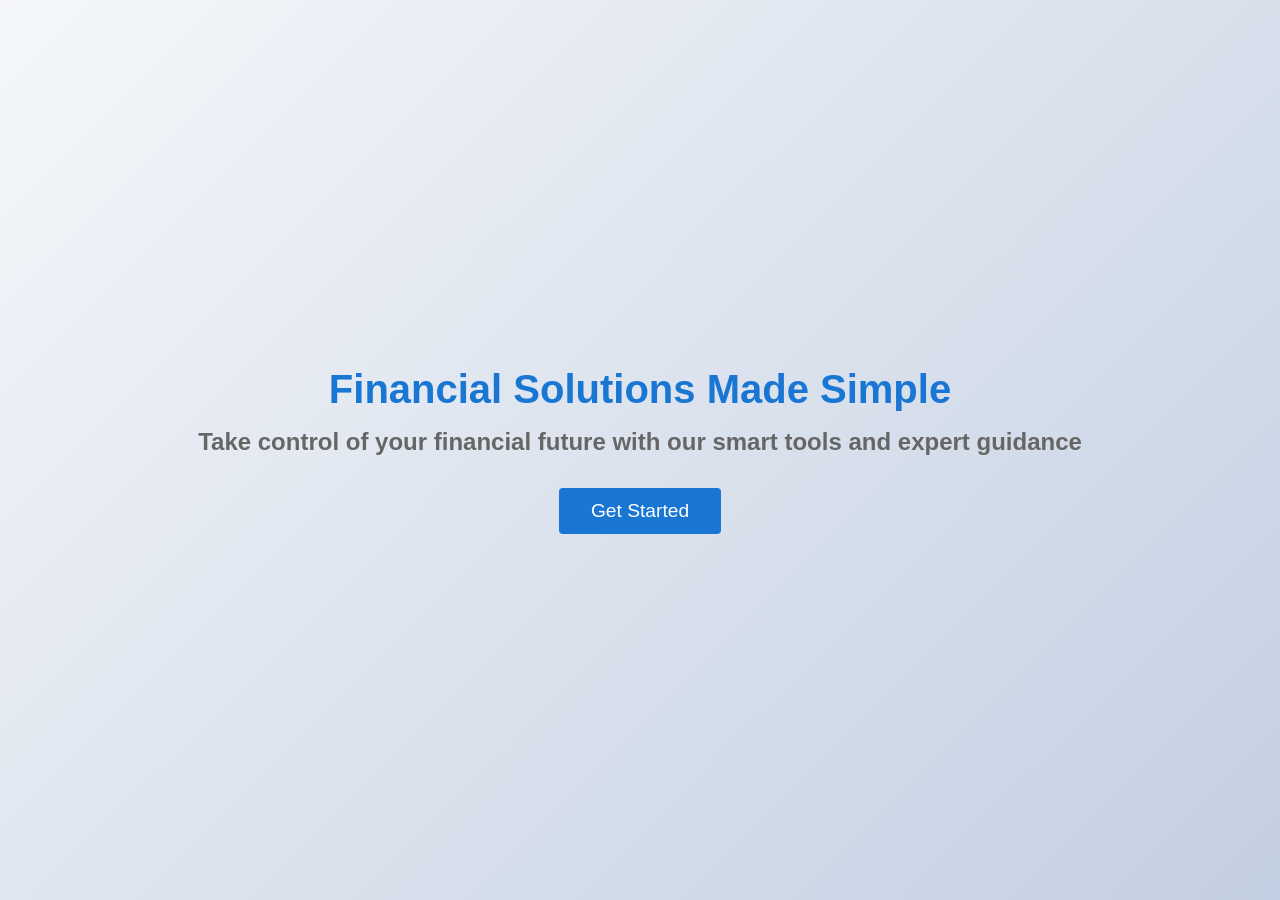
<file: FIN - Copy - Copy - Copy/start.html>
<!DOCTYPE html>
<html lang="en">
<head>
    <meta charset="UTF-8">
    <meta name="viewport" content="width=device-width, initial-scale=1.0">
    <title>Financial Solutions</title>
    <style>
        * {
            margin: 0;
            padding: 0;
            box-sizing: border-box;
            font-family: 'Arial', sans-serif;
        }

        body {
            background: linear-gradient(135deg, #f5f7fa 0%, #c3cfe2 100%);
            min-height: 100vh;
        }

        .landing-page {
            display: flex;
            flex-direction: column;
            align-items: center;
            justify-content: center;
            min-height: 100vh;
            text-align: center;
            padding: 20px;
        }

        .dashboard {
            display: none;
            padding: 2rem;
            max-width: 1200px;
            margin: 0 auto;
        }

        h1 {
            font-size: 2.5rem;
            color: #1976d2;
            margin-bottom: 1rem;
        }

        h2 {
            font-size: 1.5rem;
            color: #666;
            margin-bottom: 2rem;
        }

        .btn {
            background-color: #1976d2;
            color: white;
            border: none;
            padding: 12px 32px;
            font-size: 1.2rem;
            border-radius: 4px;
            cursor: pointer;
            transition: background-color 0.3s;
        }

        .btn:hover {
            background-color: #1565c0;
        }

        .tools-grid {
            display: grid;
            grid-template-columns: repeat(auto-fit, minmax(300px, 1fr));
            gap: 30px;
            margin-top: 2rem;
        }

        .tool-card {
            background: white;
            padding: 2rem;
            border-radius: 12px;
            box-shadow: 0 4px 6px rgba(0,0,0,0.1);
            cursor: pointer;
            transition: transform 0.2s, box-shadow 0.2s;
            text-align: center;
        }

        .tool-card:hover {
            transform: translateY(-5px);
            box-shadow: 0 6px 12px rgba(0,0,0,0.15);
        }

        .tool-icon {
            font-size: 3rem;
            margin-bottom: 1.5rem;
            color: #1976d2;
        }

        .budget-interface, .savings-interface {
            display: none;
            background: white;
            padding: 2rem;
            border-radius: 12px;
            box-shadow: 0 4px 6px rgba(0,0,0,0.1);
            margin-top: 2rem;
        }

        .input-group {
            display: grid;
            grid-template-columns: repeat(auto-fit, minmax(200px, 1fr));
            gap: 1rem;
            margin-bottom: 1.5rem;
        }

        .input-field {
            padding: 1rem;
            border: 2px solid #e0e0e0;
            border-radius: 8px;
            font-size: 1rem;
            transition: border-color 0.3s;
        }

        .input-field:focus {
            outline: none;
            border-color: #1976d2;
        }

        .result {
            margin-top: 1.5rem;
            padding: 1.5rem;
            background-color: #1976d2;
            color: white;
            border-radius: 8px;
            display: none;
        }

        .back-btn {
            background: none;
            border: none;
            color: #1976d2;
            font-size: 1.2rem;
            cursor: pointer;
            margin-bottom: 1.5rem;
            display: flex;
            align-items: center;
            gap: 0.5rem;
        }

        .back-btn:hover {
            color: #1565c0;
        }

        .expense-list, .savings-progress {
            margin-top: 1.5rem;
            background: #f5f5f5;
            padding: 1rem;
            border-radius: 8px;
        }

        .progress-bar {
            width: 100%;
            height: 20px;
            background: #e0e0e0;
            border-radius: 10px;
            overflow: hidden;
            margin-top: 1rem;
        }

        .progress-fill {
            height: 100%;
            background: #4caf50;
            width: 0%;
            transition: width 0.3s ease;
        }

        .category-list {
            display: grid;
            gap: 1rem;
            margin-top: 1rem;
        }

        .category-item {
            display: flex;
            justify-content: space-between;
            padding: 0.5rem;
            background: white;
            border-radius: 4px;
        }
    </style>
</head>
<body>
    <div class="landing-page" id="landingPage">
        <h1>Financial Solutions Made Simple</h1>
        <h2>Take control of your financial future with our smart tools and expert guidance</h2>
        <button class="btn" onclick="showDashboard()">Get Started</button>
    </div>

    <div class="dashboard" id="dashboard">
        <button class="back-btn" onclick="showLanding()">← Back to Home</button>
        <h1>Financial Tools Dashboard</h1>
        
        <div class="tools-grid">
            <div class="tool-card" onclick="showBudgetAnalyzer()">
                <div class="tool-icon">💰</div>
                <h3>Budget Analyzer</h3>
                <p>Track and optimize your monthly spending with our comprehensive budget analysis tool</p>
            </div>
            <div class="tool-card" onclick="showSavingsGoals()">
                <div class="tool-icon">🎯</div>
                <h3>Savings Goals</h3>
                <p>Set and track your savings goals with visual progress tracking and milestone alerts</p>
            </div>
        </div>

        <div class="budget-interface" id="budgetInterface">
            <button class="back-btn" onclick="showDashboard()">← Back to Dashboard</button>
            <h2>Budget Analyzer</h2>
            <div class="input-group">
                <input type="number" class="input-field" id="monthlyIncome" placeholder="Monthly Income ($)">
                <input type="number" class="input-field" id="monthlyExpense" placeholder="Monthly Expenses ($)">
            </div>
            <div class="input-group">
                <input type="text" class="input-field" id="expenseCategory" placeholder="Expense Category">
                <input type="number" class="input-field" id="expenseAmount" placeholder="Amount ($)">
                <button class="btn" onclick="addExpense()">Add Expense</button>
            </div>
            <div class="expense-list" id="expenseList">
                <h3>Expense Breakdown</h3>
                <div class="category-list" id="categoryList"></div>
            </div>
            <div class="result" id="budgetResult"></div>
        </div>

        <div class="savings-interface" id="savingsInterface">
            <button class="back-btn" onclick="showDashboard()">← Back to Dashboard</button>
            <h2>Savings Goals</h2>
            <div class="input-group">
                <input type="number" class="input-field" id="targetAmount" placeholder="Target Amount ($)">
                <input type="number" class="input-field" id="currentSavings" placeholder="Current Savings ($)">
                <input type="date" class="input-field" id="targetDate" placeholder="Target Date">
            </div>
            <button class="btn" onclick="calculateSavings()">Set Goal</button>
            <div class="savings-progress" id="savingsProgress">
                <h3>Progress Towards Goal</h3>
                <div class="progress-bar">
                    <div class="progress-fill" id="progressFill"></div>
                </div>
                <p id="progressText"></p>
            </div>
            <div class="result" id="savingsResult"></div>
        </div>
    </div>

    <script>
        let expenses = [];

        function showDashboard() {
            document.getElementById('landingPage').style.display = 'none';
            document.getElementById('dashboard').style.display = 'block';
            document.getElementById('budgetInterface').style.display = 'none';
            document.getElementById('savingsInterface').style.display = 'none';
        }

        function showLanding() {
            document.getElementById('landingPage').style.display = 'flex';
            document.getElementById('dashboard').style.display = 'none';
        }

        function showBudgetAnalyzer() {
            document.getElementById('dashboard').style.display = 'block';
            document.getElementById('budgetInterface').style.display = 'block';
            document.getElementById('savingsInterface').style.display = 'none';
        }

        function showSavingsGoals() {
            document.getElementById('dashboard').style.display = 'block';
            document.getElementById('budgetInterface').style.display = 'none';
            document.getElementById('savingsInterface').style.display = 'block';
        }

        function addExpense() {
            const category = document.getElementById('expenseCategory').value;
            const amount = parseFloat(document.getElementById('expenseAmount').value);

            if (!category || isNaN(amount)) {
                alert('Please enter valid category and amount');
                return;
            }

            expenses.push({ category, amount });
            updateExpenseList();
            document.getElementById('expenseCategory').value = '';
            document.getElementById('expenseAmount').value = '';
        }

        function updateExpenseList() {
            const categoryList = document.getElementById('categoryList');
            categoryList.innerHTML = '';
            let total = 0;

            expenses.forEach(expense => {
                const item = document.createElement('div');
                item.className = 'category-item';
                item.innerHTML = `
                    <span>${expense.category}</span>
                    <span>$${expense.amount.toFixed(2)}</span>
                `;
                categoryList.appendChild(item);
                total += expense.amount;
            });

            const monthlyIncome = parseFloat(document.getElementById('monthlyIncome').value) || 0;
            const result = document.getElementById('budgetResult');
            result.textContent = "Total Expenses: $${total.toFixed(2)} | Remaining Budget: $${(monthlyIncome - total).toFixed(2)}";
            result.style.display = 'block';
        }

        function calculateSavings() {
            const target = parseFloat(document.getElementById('targetAmount').value);
            const current = parseFloat(document.getElementById('currentSavings').value);
            const targetDate = new Date(document.getElementById('targetDate').value);

            if (isNaN(target) || isNaN(current) || !targetDate) {
                alert('Please fill in all fields');
                return;
            }

            const progress = (current / target) * 100
            document.getElementById('progressFill').style.width = "${Math.min(progress, 100)}%";
            document.getElementById('progressText').textContent = "${progress.toFixed(1)}% of goal achieved";

            const monthsLeft = Math.ceil((targetDate - new Date()) / (1000 * 60 * 60 * 24 * 30));
            const monthlyNeeded = (target - current) / monthsLeft;

            const result = document.getElementById('savingsResult');
            result.textContent = "To reach your goal by ${targetDate.toLocaleDateString()}, you need to save $${monthlyNeeded.toFixed(2)} per month";
            result.style.display = 'block';
        }
    </script>
</body>
</html>
</file>
<file: FIN - Copy - Copy - Copy/styles.css>
/* Reset and base styles */
* {
    margin: 0;
    padding: 0;
    box-sizing: border-box;
    font-family: 'Segoe UI', Tahoma, Geneva, Verdana, sans-serif;
}

:root {
    --primary-color: #2c3e50;
    --secondary-color: #3498db;
    --accent-color: #e74c3c;
    --text-color: #333;
    --light-gray: #f5f6fa;
    --white: #ffffff;
}

body {
    line-height: 1.6;
    color: var(--text-color);
}

/* Navigation */
.navbar {
    display: flex;
    justify-content: space-between;
    align-items: center;
    padding: 1rem 5%;
    background-color: var(--white);
    box-shadow: 0 2px 5px rgba(0,0,0,0.1);
    position: fixed;
    width: 100%;
    top: 0;
    z-index: 1000;
}

.logo {
    display: flex;
    align-items: center;
}

.logo-img {
    height: 40px;
    width: auto;
    transition: transform 0.3s ease;
}

.logo-img:hover {
    transform: scale(1.05);
}

.logo h1 {
    color: var(--primary-color);
    font-size: 1.8rem;
}

.nav-links {
    display: flex;
    list-style: none;
    gap: 2rem;
}

.nav-links a {
    text-decoration: none;
    color: var(--text-color);
    font-weight: 500;
    transition: color 0.3s ease;
}

.nav-links a:hover {
    color: var(--secondary-color);
}

.auth-buttons button {
    padding: 0.5rem 1.5rem;
    margin-left: 1rem;
    border: none;
    border-radius: 5px;
    cursor: pointer;
    font-weight: 500;
    transition: all 0.3s ease;
}

.login-btn {
    background-color: transparent;
    color: var(--secondary-color);
    border: 2px solid var(--secondary-color) !important;
}

.signup-btn {
    background-color: var(--secondary-color);
    color: var(--white);
}

/* Hero Section */
.hero-section {
    height: 100vh;
    background: linear-gradient(rgba(44, 62, 80, 0.8), rgba(44, 62, 80, 0.8)),
                url('https://images.unsplash.com/photo-1454165804606-c3d57bc86b40?ixlib=rb-1.2.1&auto=format&fit=crop&w=1950&q=80');
    background-size: cover;
    background-position: center;
    display: flex;
    align-items: center;
    justify-content: center;
    text-align: center;
    color: var(--white);
    padding: 0 1rem;
}

.hero-content {
    max-width: 800px;
}

.hero-content h1 {
    font-size: 3.5rem;
    margin-bottom: 1rem;
}

.hero-content p {
    font-size: 1.2rem;
    margin-bottom: 2rem;
}

.cta-button {
    padding: 1rem 2.5rem;
    font-size: 1.1rem;
    background-color: var(--accent-color);
    color: var(--white);
    border: none;
    border-radius: 5px;
    cursor: pointer;
    transition: background-color 0.3s ease;
}

.cta-button:hover {
    background-color: #c0392b;
}

/* Services Section */
.services-section {
    padding: 5rem 5%;
    background-color: var(--light-gray);
}

.services-section h2 {
    text-align: center;
    margin-bottom: 3rem;
    color: var(--primary-color);
}

.services-grid {
    display: grid;
    grid-template-columns: repeat(auto-fit, minmax(250px, 1fr));
    gap: 2rem;
}

.service-card {
    background-color: var(--white);
    padding: 2rem;
    border-radius: 10px;
    text-align: center;
    box-shadow: 0 3px 10px rgba(0,0,0,0.1);
    transition: transform 0.3s ease;
}

.service-card:hover {
    transform: translateY(-5px);
}

.service-card i {
    font-size: 2.5rem;
    color: var(--secondary-color);
    margin-bottom: 1rem;
}

/* Features Section */
.features-section {
    padding: 5rem 5%;
}

.features-section h2 {
    text-align: center;
    margin-bottom: 3rem;
    color: var(--primary-color);
}

.features-grid {
    display: grid;
    grid-template-columns: repeat(auto-fit, minmax(300px, 1fr));
    gap: 2rem;
}

.feature {
    text-align: center;
    padding: 2rem;
}

.feature i {
    font-size: 2.5rem;
    color: var(--secondary-color);
    margin-bottom: 1rem;
}

/* Models Section */
.models-section {
    padding: 5rem 5%;
    background-color: var(--white);
}

.models-section h2 {
    text-align: center;
    margin-bottom: 3rem;
    color: var(--primary-color);
}

.models-grid {
    display: grid;
    grid-template-columns: repeat(auto-fit, minmax(300px, 1fr));
    gap: 2rem;
    max-width: 1200px;
    margin: 0 auto;
}

.model-card {
    background-color: var(--light-gray);
    padding: 2.5rem;
    border-radius: 15px;
    text-align: center;
    box-shadow: 0 4px 15px rgba(0,0,0,0.1);
    transition: all 0.3s ease;
    position: relative;
    overflow: hidden;
}

.model-card:hover {
    transform: translateY(-10px);
    box-shadow: 0 6px 20px rgba(0,0,0,0.15);
}

.model-card i {
    font-size: 3rem;
    color: var(--secondary-color);
    margin-bottom: 1.5rem;
}

.model-card h3 {
    color: var(--primary-color);
    font-size: 1.5rem;
    margin-bottom: 1rem;
}

.model-card p {
    color: var(--text-color);
    margin-bottom: 1.5rem;
    line-height: 1.6;
}

.model-stats {
    display: flex;
    justify-content: center;
    gap: 1.5rem;
    margin-bottom: 1.5rem;
}

.model-stats span {
    display: flex;
    align-items: center;
    gap: 0.5rem;
    color: var(--primary-color);
    font-weight: 500;
}

.model-stats i {
    font-size: 1rem;
    margin: 0;
}

.model-btn {
    background-color: var(--secondary-color);
    color: var(--white);
    border: none;
    padding: 0.8rem 2rem;
    border-radius: 25px;
    font-weight: 600;
    cursor: pointer;
    transition: all 0.3s ease;
}

.model-btn:hover {
    background-color: #2980b9;
    transform: scale(1.05);
}

/* Contact Section */
.contact-section {
    padding: 5rem 5%;
    background-color: var(--light-gray);
}

.contact-section h2 {
    text-align: center;
    margin-bottom: 3rem;
    color: var(--primary-color);
}

.contact-container {
    display: grid;
    grid-template-columns: repeat(auto-fit, minmax(300px, 1fr));
    gap: 2rem;
    max-width: 1200px;
    margin: 0 auto;
}

.contact-form {
    display: flex;
    flex-direction: column;
    gap: 1rem;
}

.contact-form input,
.contact-form textarea {
    padding: 1rem;
    border: 1px solid #ddd;
    border-radius: 5px;
    font-size: 1rem;
}

.contact-form textarea {
    height: 150px;
    resize: vertical;
}

.submit-btn {
    padding: 1rem;
    background-color: var(--secondary-color);
    color: var(--white);
    border: none;
    border-radius: 5px;
    cursor: pointer;
    font-size: 1rem;
    transition: background-color 0.3s ease;
}

.submit-btn:hover {
    background-color: #2980b9;
}

.contact-info {
    padding: 2rem;
}

.contact-info p {
    margin: 1rem 0;
    display: flex;
    align-items: center;
    gap: 1rem;
}

/* Footer */
footer {
    background-color: var(--primary-color);
    color: var(--white);
    padding: 3rem 5% 1rem;
}

.footer-content {
    display: grid;
    grid-template-columns: repeat(auto-fit, minmax(250px, 1fr));
    gap: 2rem;
    margin-bottom: 2rem;
}

.footer-section h3 {
    margin-bottom: 1rem;
}

.footer-section ul {
    list-style: none;
}

.footer-section ul li {
    margin-bottom: 0.5rem;
}

.footer-section a {
    color: var(--white);
    text-decoration: none;
}

.social-links {
    display: flex;
    gap: 1rem;
    margin-top: 1rem;
}

.social-links a {
    font-size: 1.5rem;
    transition: color 0.3s ease;
}

.social-links a:hover {
    color: var(--secondary-color);
}

.footer-bottom {
    text-align: center;
    padding-top: 2rem;
    border-top: 1px solid rgba(255,255,255,0.1);
}

/* Responsive Design */
@media (max-width: 768px) {
    .navbar {
        flex-direction: column;
        padding: 1rem;
    }

    .nav-links {
        margin: 1rem 0;
        flex-wrap: wrap;
        justify-content: center;
    }

    .hero-content h1 {
        font-size: 2.5rem;
    }

    .auth-buttons {
        margin-top: 1rem;
    }
}

.chat-btn {
    background: #28a745;
    color: white;
    padding: 8px 16px;
    border: none;
    border-radius: 5px;
    cursor: pointer;
    margin-left: 10px;
    transition: background 0.3s;
}

.chat-btn:hover {
    background: #218838;
}

.chat-btn i {
    margin-right: 5px;
}
</file>
<file: FIN - Copy - Copy - Copy/res login/style.css>
*{
    margin: 0;
    padding: 0;
    box-sizing: border-box;
    font-family:'Gill Sans', 'Gill Sans MT', Calibri, 'Trebuchet MS', sans-serif ;
}

body{
display: flex;
align-items: center;
justify-content: center;
min-height: 100vh;
background: linear-gradient(90deg, #e2e2e2, #c9d6ff);
}

.container{
    position: relative;
    width: 850px;
    height: 550px;
    background: #fff;
    border-radius: 30px;
    box-shadow: 0 0 30px rgba(0, 0, 0, .2);
    overflow: hidden;
    margin: 20px;
}

.form-box{
    position: absolute;
    right: 0;
    width: 50%;
    height: 100%;
    background: #fff;
    /* background: seagreen; */
    display: flex;
    align-items: center;
    color: #333;
    text-align: center;
    padding: 40px;
    z-index: 1;
    transition: .6s ease-in-out, visibility 0s;
}

.container.active .form-box{
    right: 50%;  
}

form{
    width: 100%;
}
.form-box.form-box.register{
    visibility: hidden;
}

.container.active .form-box.register{
    visibility: visible;
}

.container h1{
    font-size: 36px;
    margin: -10px 0;
}

.input-box{
    position: relative;
    margin: 30px 0;
}

.input-box input{
    width: 100%;
    padding: 13px 50px 13px 20px;
    border-radius: 8px;
    border: none;
    background: #eee;
    outline: none;
    font-size: 16px;
    color: #333;
    font-weight: 500;
}

.input-box input::placeholder{
    color: #888;
    font-weight: 400;
}

.input-box i{
    position: absolute;
    right: 20px;
    top: 50%;
    transform: translateY(-50%);
    font-size: 20px;
    color: #888;
}

.forget-link{
    margin: -15px 0 15px;
}

.forget-link a{
    font-size: 14.5px;
    color: #333;
}

.btn{
    width: 100%;
    height: 48px;
    background: #7494ec;
    border-radius: 8px;
    box-shadow: 0 0 10px rgba(0, 0, 0, .2);
    border: none;
    cursor: pointer;
    font-size: 16px;
    color: #fff;
    font-weight: 600;
}

.container p{
    font-size: 14.5px;
    margin: 15px 0;
}
.social-icons{
    display: flex;
    justify-content: center;
}

.social-icons a{
    display: inline-flex;
    padding: 10px;
    border: 2px solid #ccc;
    border-radius: 8px;
    font-size: 24px;
    color: #333;
    text-decoration: none;
    margin: 0 8px;
}

.toggle-box{
    position: absolute;
    width: 100%;
    height: 100%;
}

.toggle-box::before{
    content: '';
    position: absolute;
    left: -250%;
    width: 300%;
    height: 100%;
    background: #7494ec;
    z-index: 2;
    border-radius: 150px;
    transition: 1.8s ease-in-out;
}

.container.active .toggle-box::before {
    left: 50%;
}

.toggle-panel{
    position: absolute;
    width: 50%;
    height: 100%;
    /* background-color: seagreen; */
    color: #fff;
    display: flex;
    align-items: center;
    justify-content: center;
    flex-direction: column;
    z-index: 2;
    transition: .6s ease-in-out;
}

.toggle-panel.toggle-left{
    left: 0;
    transition-delay: 1.2s;
}

.container.active .toggle-panel.toggle-left {
    left: -50%;
    transition-delay: .6s;
}

.toggle-panel.toggle-right{
    right: -50%;
    transition-delay: .6s;
}

.container.active .toggle-panel.toggle-right {
    right: 0;
    transition-delay: 1.2s;
}

.toggle-panel p{
margin-bottom: 20px;    
}

.toggle-panel .btn{
    width: 160px;
    height: 46px;
    background: transparent;
    border: 2px solid #fff;
    box-shadow: none;
}

@media screen and (max-width: 650px){
   .container{
    height: calc(100vh - 40px);
   }
   .form-box{
    width: 100%;
    bottom: 0;
    height:70%;
   }

    .container.active .form-box{
     right: 0;
     bottom: 30%;
    }

   .toggle-box::before{
    width: 100%;
    height: 300%;
    left: 0;
    top: -270%;
    border-radius: 20vw;
   }

   .container.active .toggle-box::before{
    top: 70%;
    left: 0;
   }

   .toggle-panel.toggle-left{
    top: 0;
   }

   .container.active .toggle-panel.toggle-left{
    left: 0;
    top: -30%;
   }
   .toggle-panel.toggle-right{
    right: 0;
    bottom: -30%;
   }
    .container.active .toggle-panel.toggle-right{
     bottom: 0;
    }
   .toggle-panel{
    width: 100%;
    height: 30%;
   }
}

@media screen and (max-width:400px) {
    .form-box{
        padding: 20px;
    }
    .toggle-panel h1{
        font-size: 30px;
    }
}
</file>
